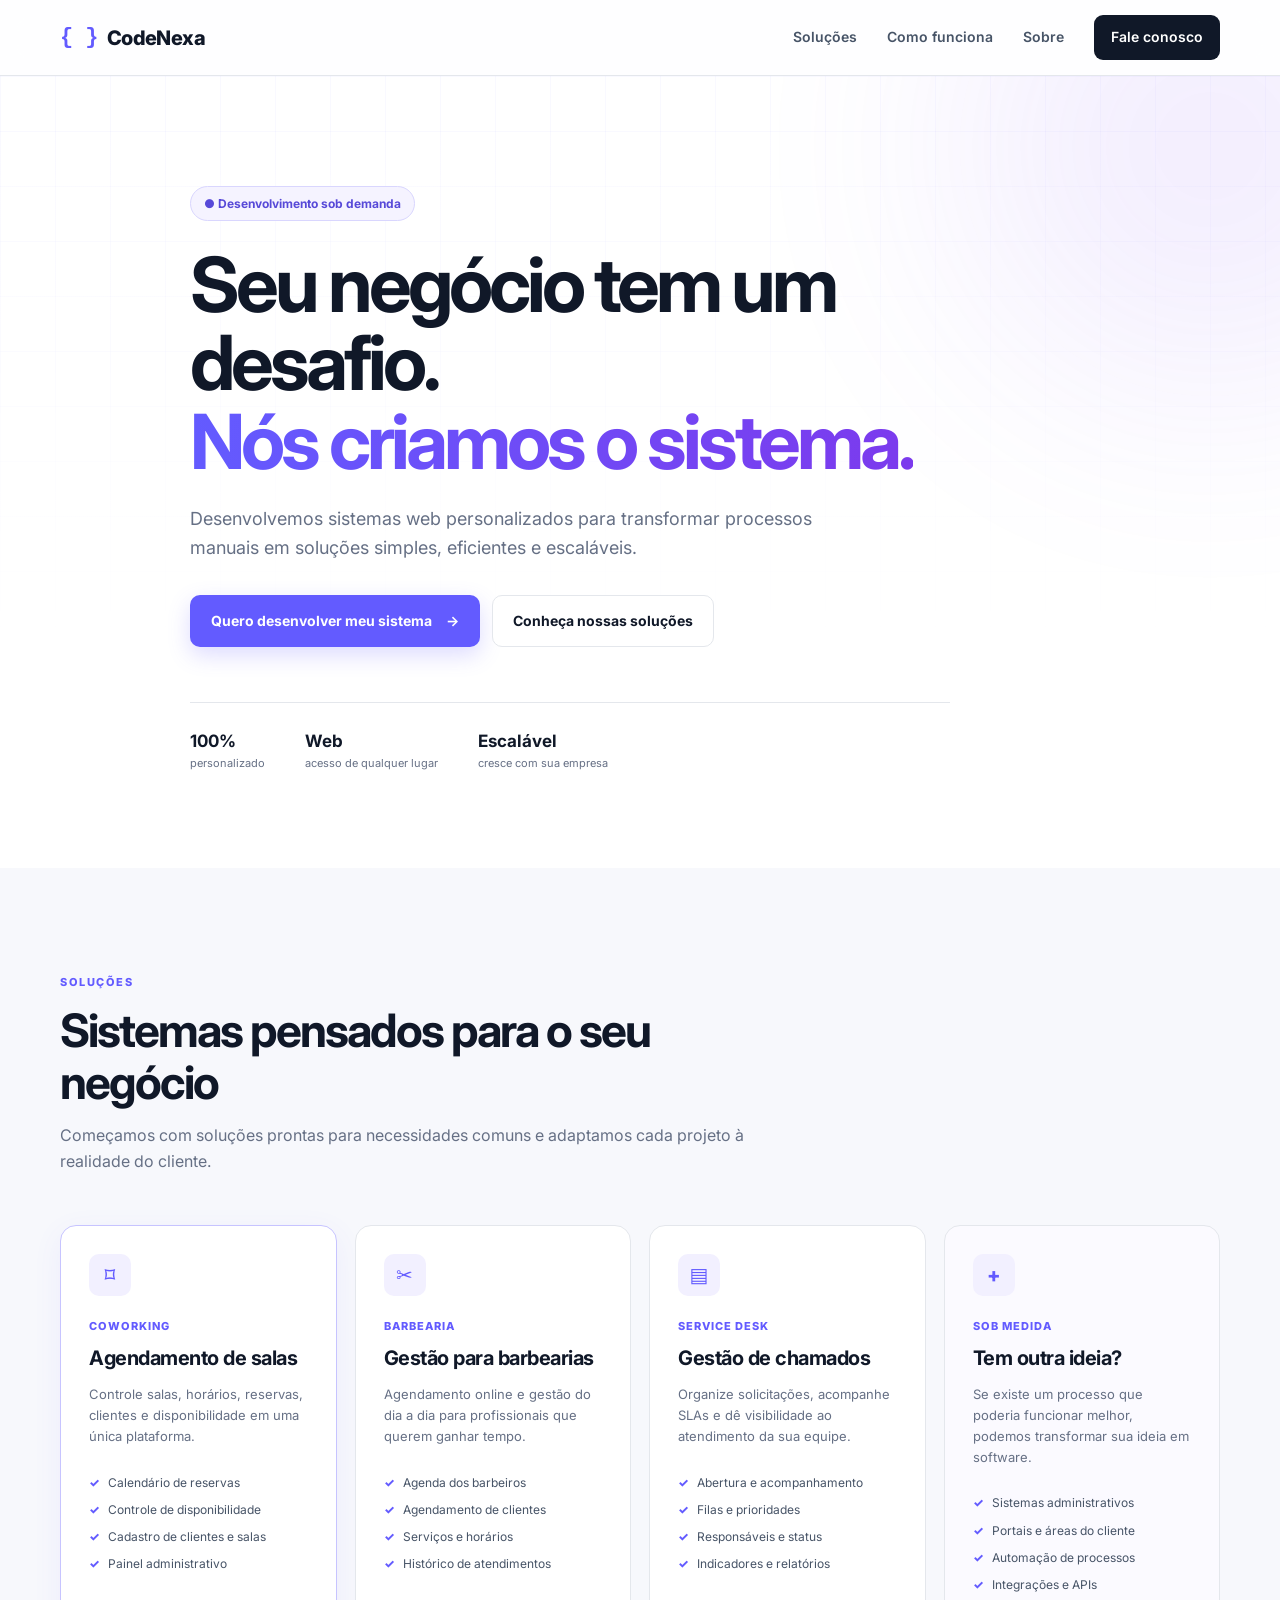
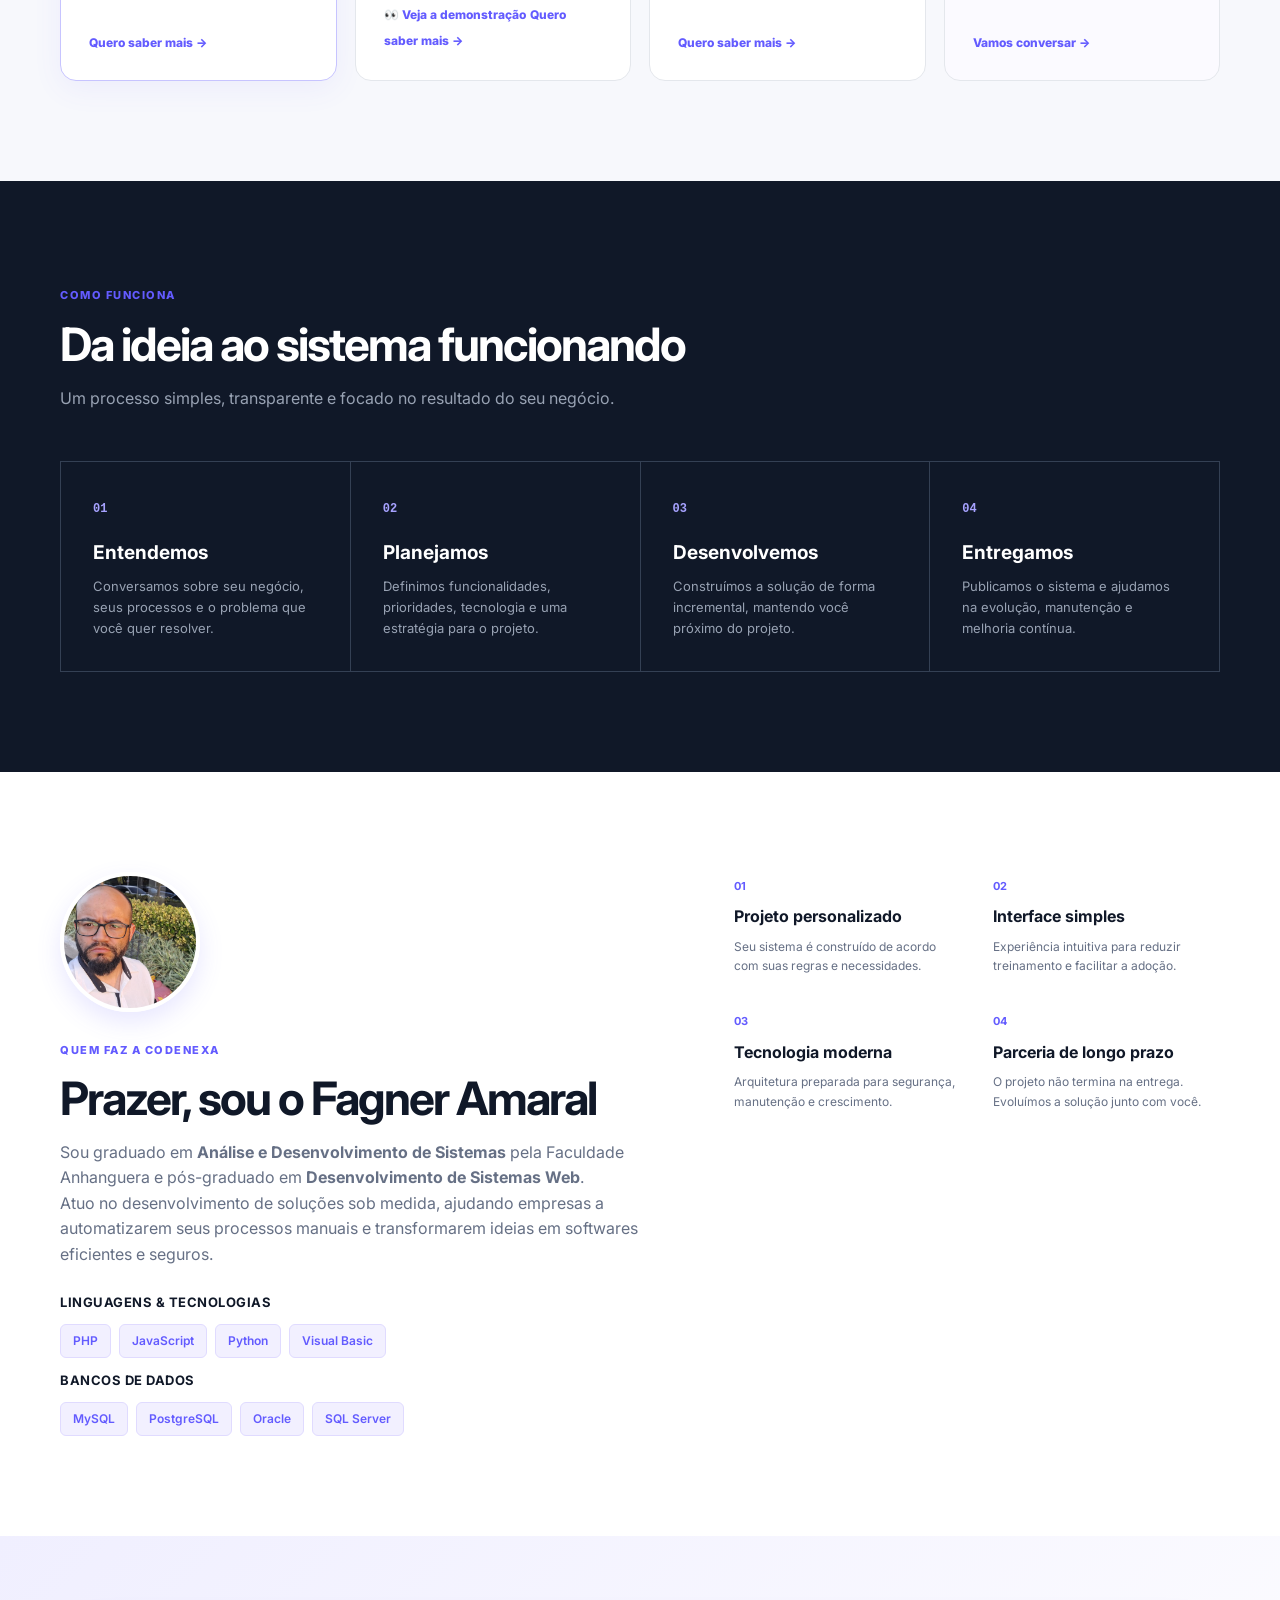
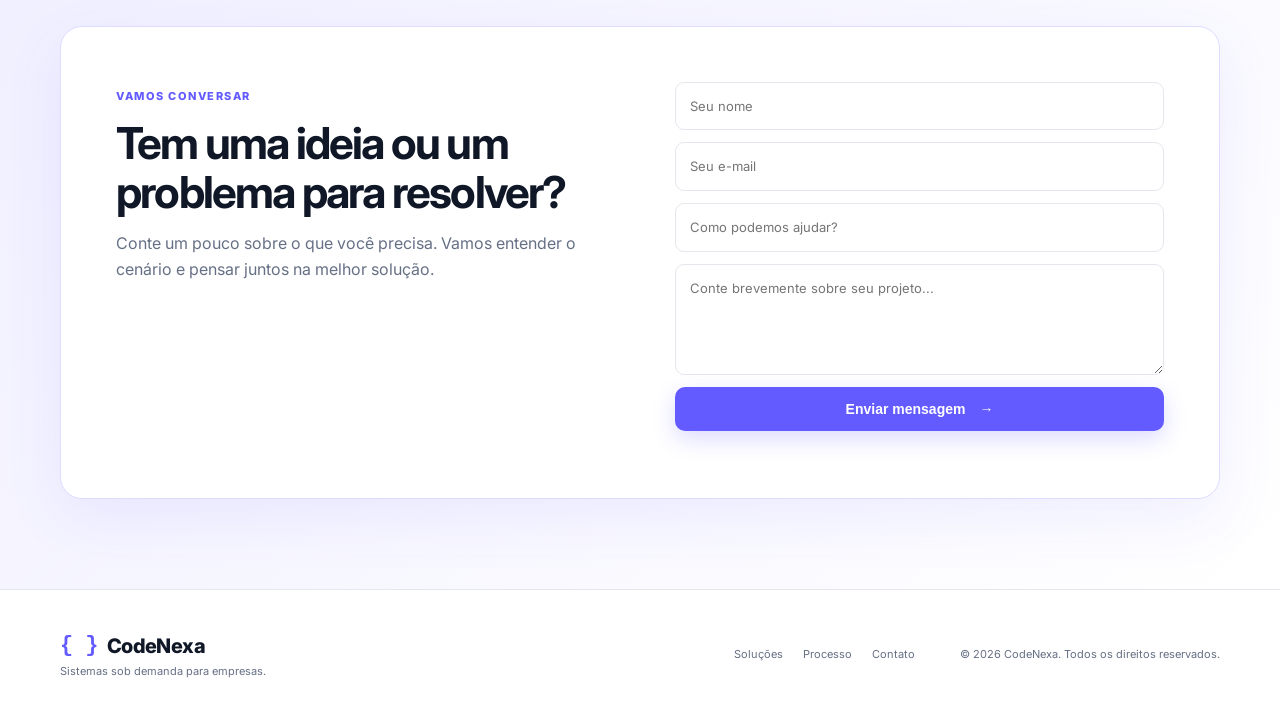
<file: index.html>
<!DOCTYPE html>
<html lang="pt-BR">
<head>
  <meta charset="UTF-8">
  <meta name="viewport" content="width=device-width, initial-scale=1.0">
  <meta name="description" content="Desenvolvimento de sistemas sob demanda para empresas. Agendamento, gestão, atendimento e soluções personalizadas.">
  <title>CodeNexa — Sistemas sob demanda</title>
  <link rel="preconnect" href="https://fonts.googleapis.com">
  <link rel="preconnect" href="https://fonts.gstatic.com" crossorigin>
  <link href="https://fonts.googleapis.com/css2?family=Inter:wght@400;500;600;700;800&display=swap" rel="stylesheet">
  <link rel="stylesheet" href="style.css">
</head>
<body>
  <header class="header">
    <div class="container nav">
      <a href="#inicio" class="logo"><span class="logo-mark">{ }</span> CodeNexa</a>
      <nav>
        <a href="#solucoes">Soluções</a>
        <a href="#processo">Como funciona</a>
        <a href="#sobre">Sobre</a>        
        <a href="#contato" class="nav-cta">Fale conosco</a>
      </nav>
      <button class="menu-btn" aria-label="Abrir menu">☰</button>
    </div>
  </header>

  <main>
    <section id="inicio" class="hero">
      <div class="hero-grid"></div>
      <div class="container hero-content">
        <div class="badge">● Desenvolvimento sob demanda</div>
        <h1>Seu negócio tem um desafio.<br><span>Nós criamos o sistema.</span></h1>
        <p class="hero-text">
          Desenvolvemos sistemas web personalizados para transformar processos manuais
          em soluções simples, eficientes e escaláveis.
        </p>
        <div class="hero-actions">
          <a href="#contato" class="btn btn-primary">Quero desenvolver meu sistema <span>→</span></a>
          <a href="#solucoes" class="btn btn-secondary">Conheça nossas soluções</a>
        </div>
        <div class="trust">
          <div><strong>100%</strong><span>personalizado</span></div>
          <div><strong>Web</strong><span>acesso de qualquer lugar</span></div>
          <div><strong>Escalável</strong><span>cresce com sua empresa</span></div>
        </div>
      </div>
    </section>

    <section id="solucoes" class="section">
      <div class="container">
        <div class="section-heading">
          <span class="eyebrow">SOLUÇÕES</span>
          <h2>Sistemas pensados para o seu negócio</h2>
          <p>Começamos com soluções prontas para necessidades comuns e adaptamos cada projeto à realidade do cliente.</p>
        </div>

        <div class="cards">
          <article class="card featured">
            <div class="card-icon">⌑</div>
            <span class="card-tag">Coworking</span>
            <h3>Agendamento de salas</h3>
            <p>Controle salas, horários, reservas, clientes e disponibilidade em uma única plataforma.</p>
            <ul>
              <li>Calendário de reservas</li>
              <li>Controle de disponibilidade</li>
              <li>Cadastro de clientes e salas</li>
              <li>Painel administrativo</li>
            </ul>
            <a href="#contato">Quero saber mais →</a>
          </article>

          <article class="card">
            <div class="card-icon">✂</div>
            <span class="card-tag">Barbearia</span>
            <h3>Gestão para barbearias</h3>
            <p>Agendamento online e gestão do dia a dia para profissionais que querem ganhar tempo.</p>
            <ul>
              <li>Agenda dos barbeiros</li>
              <li>Agendamento de clientes</li>
              <li>Serviços e horários</li>
              <li>Histórico de atendimentos</li>
            </ul>
            <div class="card-actions">
              <a class="btn-demo" href="tutoriais.html">👀 Veja a demonstração</a>
              <a href="#contato">Quero saber mais →</a>
            </div>
          </article>

          <article class="card">
            <div class="card-icon">▤</div>
            <span class="card-tag">Service Desk</span>
            <h3>Gestão de chamados</h3>
            <p>Organize solicitações, acompanhe SLAs e dê visibilidade ao atendimento da sua equipe.</p>
            <ul>
              <li>Abertura e acompanhamento</li>
              <li>Filas e prioridades</li>
              <li>Responsáveis e status</li>
              <li>Indicadores e relatórios</li>
            </ul>
            <a href="#contato">Quero saber mais →</a>
          </article>

          <article class="card custom">
            <div class="card-icon">+</div>
            <span class="card-tag">Sob medida</span>
            <h3>Tem outra ideia?</h3>
            <p>Se existe um processo que poderia funcionar melhor, podemos transformar sua ideia em software.</p>
            <ul>
              <li>Sistemas administrativos</li>
              <li>Portais e áreas do cliente</li>
              <li>Automação de processos</li>
              <li>Integrações e APIs</li>
            </ul>
            <a href="#contato">Vamos conversar →</a>
          </article>
        </div>
      </div>
    </section>

    <section id="processo" class="section dark">
      <div class="container">
        <div class="section-heading light">
          <span class="eyebrow">COMO FUNCIONA</span>
          <h2>Da ideia ao sistema funcionando</h2>
          <p>Um processo simples, transparente e focado no resultado do seu negócio.</p>
        </div>
        <div class="steps">
          <div class="step"><span>01</span><h3>Entendemos</h3><p>Conversamos sobre seu negócio, seus processos e o problema que você quer resolver.</p></div>
          <div class="step"><span>02</span><h3>Planejamos</h3><p>Definimos funcionalidades, prioridades, tecnologia e uma estratégia para o projeto.</p></div>
          <div class="step"><span>03</span><h3>Desenvolvemos</h3><p>Construímos a solução de forma incremental, mantendo você próximo do projeto.</p></div>
          <div class="step"><span>04</span><h3>Entregamos</h3><p>Publicamos o sistema e ajudamos na evolução, manutenção e melhoria contínua.</p></div>
        </div>
      </div>
    </section>

   <section id="sobre" class="section about">
  <div class="container about-grid">
    <div class="about-profile">
      <div class="profile-image-wrapper">
        <img src="sobre_mim.jpeg" alt="Fagner Amaral" class="profile-img">
      </div>
      <div class="profile-info">
        <span class="eyebrow">QUEM FAZ A CODENEXA</span>
        <h2>Prazer, sou o Fagner Amaral</h2>
        <p>
          Sou graduado em <strong>Análise e Desenvolvimento de Sistemas</strong> pela Faculdade Anhanguera e pós-graduado em <strong>Desenvolvimento de Sistemas Web</strong>.
        </p>
        <p>
          Atuo no desenvolvimento de soluções sob medida, ajudando empresas a automatizarem seus processos manuais e transformarem ideias em softwares eficientes e seguros.
        </p>
        
        <div class="tech-stack">
          <h3>Linguagens & Tecnologias</h3>
          <div class="tags">
            <span>PHP</span>
            <span>JavaScript</span>
            <span>Python</span>
            <span>Visual Basic</span>
          </div>
          
          <h3>Bancos de Dados</h3>
          <div class="tags">
            <span>MySQL</span>
            <span>PostgreSQL</span>
            <span>Oracle</span>
            <span>SQL Server</span>
          </div>
        </div>
      </div>
    </div>

    <div class="benefits">
      <div><b>01</b><h3>Projeto personalizado</h3><p>Seu sistema é construído de acordo com suas regras e necessidades.</p></div>
      <div><b>02</b><h3>Interface simples</h3><p>Experiência intuitiva para reduzir treinamento e facilitar a adoção.</p></div>
      <div><b>03</b><h3>Tecnologia moderna</h3><p>Arquitetura preparada para segurança, manutenção e crescimento.</p></div>
      <div><b>04</b><h3>Parceria de longo prazo</h3><p>O projeto não termina na entrega. Evoluímos a solução junto com você.</p></div>
    </div>
  </div>
</section>

    <section id="contato" class="contact">
      <div class="container contact-box">
        <div>
          <span class="eyebrow">VAMOS CONVERSAR</span>
          <h2>Tem uma ideia ou um problema para resolver?</h2>
          <p>Conte um pouco sobre o que você precisa. Vamos entender o cenário e pensar juntos na melhor solução.</p>
        </div>
        <form id="contact-form">
          <input type="text" id="name" placeholder="Seu nome" required>
          <input type="email" id="email" placeholder="Seu e-mail" required>
          <input type="text" id="subject" placeholder="Como podemos ajudar?" required>
          <textarea id="message" rows="4" placeholder="Conte brevemente sobre seu projeto..." required></textarea>
          <button class="btn btn-primary" type="submit">Enviar mensagem <span>→</span></button>
          <small id="form-feedback"></small>
        </form>
      </div>
    </section>
  </main>

  <footer>
    <div class="container footer">
      <div><a href="#inicio" class="logo"><span class="logo-mark">{ }</span> CodeNexa</a><p>Sistemas sob demanda para empresas.</p></div>
      <div class="footer-links"><a href="#solucoes">Soluções</a><a href="#processo">Processo</a>
      <a href="#contato">Contato</a></div>
      <p class="copyright">© <span id="year"></span> CodeNexa. Todos os direitos reservados.</p>
    </div>
  </footer>
  <script src="script.js"></script>
</body>
</html>
</file>
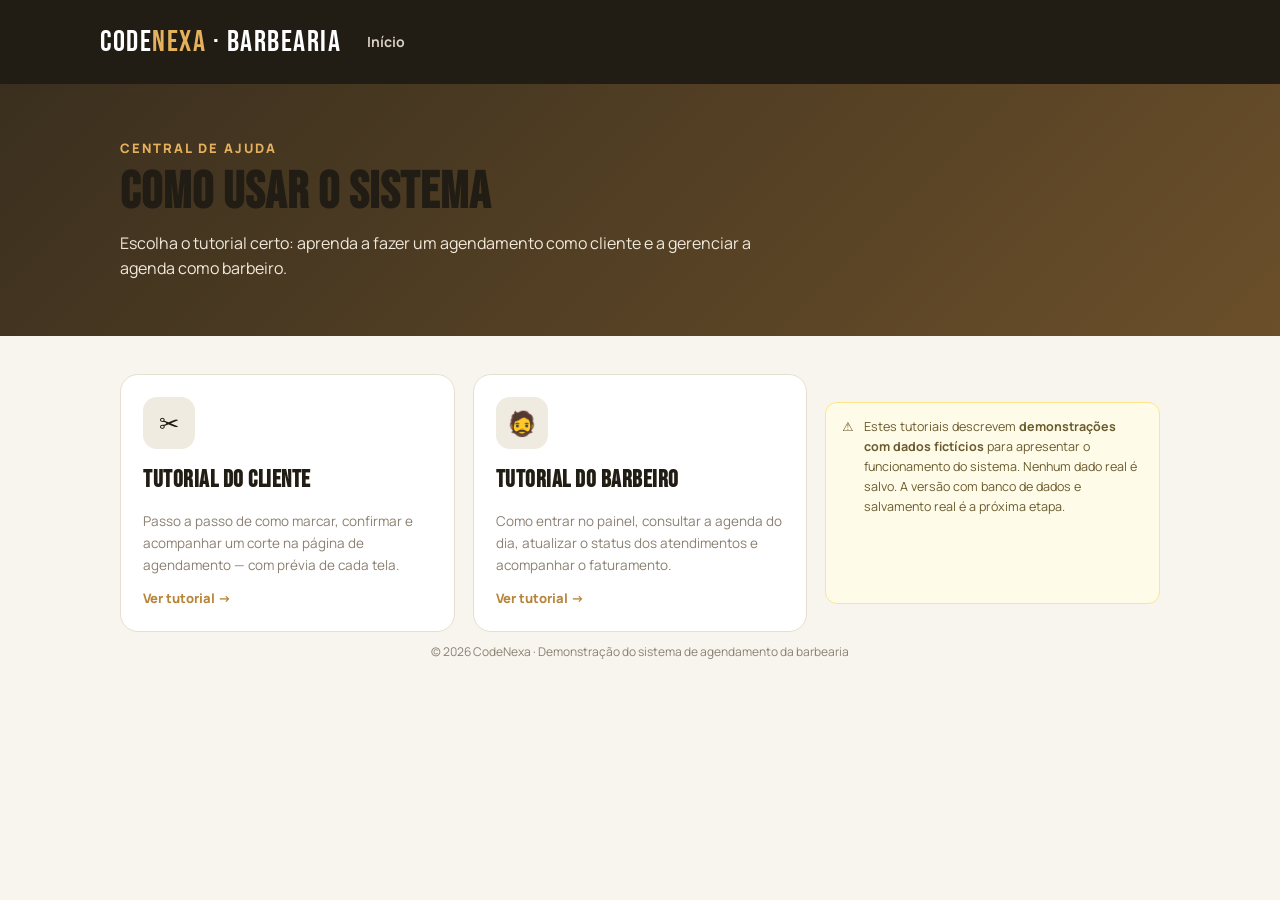
<file: tutoriais.html>
<!DOCTYPE html>
<!DOCTYPE html>
<html lang="pt-BR">
<head>
<meta charset="UTF-8">
<meta name="viewport" content="width=device-width, initial-scale=1.0">
<title>Tutoriais · CodeNexa Barbearia</title>
<link rel="preconnect" href="https://fonts.googleapis.com">
<link rel="preconnect" href="https://fonts.gstatic.com" crossorigin>
<link href="https://fonts.googleapis.com/css2?family=Bebas+Neue&family=Manrope:wght@400;600;700;800&display=swap" rel="stylesheet">
<style>
  :root{
    --primary:#b8863b;        /* âmbar */
    --primary-foreground:#fff;
    --accent:#b8863b;
    --background:#f8f5ef;
    --card:#ffffff;
    --muted:#f0ebe1;
    --muted-foreground:#8a8072;
    --foreground:#211c14;
    --border:#e7dfd0;
    --ring:#c99a4b;
  }
  *{margin:0;padding:0;box-sizing:border-box}
  body{font-family:"Manrope",system-ui,sans-serif;background:var(--background);color:var(--foreground);line-height:1.6;-webkit-font-smoothing:antialiased}
  .wrap{max-width:1080px;margin:0 auto;padding:0 20px}

  header{background:var(--foreground);color:#fff}
  .bar{display:flex;align-items:center;gap:26px;padding:18px 0;flex-wrap:wrap}
  .brand{font-family:"Bebas Neue",sans-serif;font-size:30px;letter-spacing:1.5px}
  .brand span{color:#e6b15c}
  .bar nav{display:flex;gap:18px;flex-wrap:wrap}
  .bar nav a{color:#d9d2c4;text-decoration:none;font-size:14px;font-weight:700}
  .bar nav a:hover{color:#fff}
  .hero{background:linear-gradient(135deg,#3a2f1e,#6b4f2a);padding:54px 0}
  .hero .kicker{font-size:13px;font-weight:800;letter-spacing:2px;text-transform:uppercase;color:#e6b15c}
  .hero h1{font-family:"Bebas Neue",sans-serif;font-size:52px;line-height:1;margin:8px 0 12px;letter-spacing:1px}
  .hero p{color:#f0e9db;max-width:640px}

  .section{display:grid;grid-template-columns:1fr;gap:18px;padding:38px 0 10px}
  @media(min-width:720px){.section{grid-template-columns:repeat(3,1fr)}}
  .card{background:var(--card);border:1px solid var(--border);border-radius:18px;padding:22px;display:flex;flex-direction:column;gap:12px;text-decoration:none;color:var(--foreground);transition:transform .15s ease,box-shadow .15s ease}
  .card:hover{transform:translateY(-4px);box-shadow:0 16px 32px rgba(33,28,20,.12);border-color:var(--ring)}
  .card .ico{width:52px;height:52px;border-radius:14px;background:var(--muted);display:flex;align-items:center;justify-content:center;font-size:24px}
  .card h3{font-family:"Bebas Neue",sans-serif;font-size:24px;letter-spacing:.5px}
  .card p{font-size:13.5px;color:var(--muted-foreground);flex:1}
  .card .go{font-size:13px;font-weight:800;color:var(--primary)}
  .card .go::after{content:" →"}

  .note{display:flex;gap:10px;align-items:flex-start;background:#fefce8;border:1px solid #fde68a;border-radius:12px;padding:14px 16px;font-size:12.5px;color:#6b5a2e;margin:28px 0}
  footer{padding:30px 0 40px;font-size:12px;color:var(--muted-foreground);text-align:center}
</style>
</head>
<body>
  <header>
    <div class="wrap bar">
      <div class="brand">CODE<span>NEXA</span> · BARBEARIA</div>
      <nav>
        <a href="index.html">Início</a>                
      </nav>
    </div>
  </header>

  <section class="hero">
    <div class="wrap">
      <div class="kicker">Central de ajuda</div>
      <h1>Como usar o sistema</h1>
      <p>Escolha o tutorial certo: aprenda a fazer um agendamento como cliente e a gerenciar a agenda como barbeiro.</p>
    </div>
  </section>

  <div class="wrap">
    <div class="section">
      <a class="card" href="tutoriais/tutorial-cliente.html">
        <div class="ico">✂️</div>
        <h3>Tutorial do cliente</h3>
        <p>Passo a passo de como marcar, confirmar e acompanhar um corte na página de agendamento — com prévia de cada tela.</p>
        <span class="go">Ver tutorial</span>
      </a>

      <a class="card" href="tutoriais/tutorial-barbeiro.html">
        <div class="ico">🧔</div>
        <h3>Tutorial do barbeiro</h3>
        <p>Como entrar no painel, consultar a agenda do dia, atualizar o status dos atendimentos e acompanhar o faturamento.</p>
        <span class="go">Ver tutorial</span>
      </a>

    <div class="note">
      ⚠️ <span>Estes tutoriais descrevem <strong>demonstrações com dados fictícios</strong> para apresentar o funcionamento do sistema. Nenhum dado real é salvo. A versão com banco de dados e salvamento real é a próxima etapa.</span>
    </div>
  </div>

  <footer class="wrap">© <span id="year"></span> CodeNexa · Demonstração do sistema de agendamento da barbearia</footer>
  <script>document.getElementById("year").textContent=new Date().getFullYear()</script>
</body>
</html>
</file>
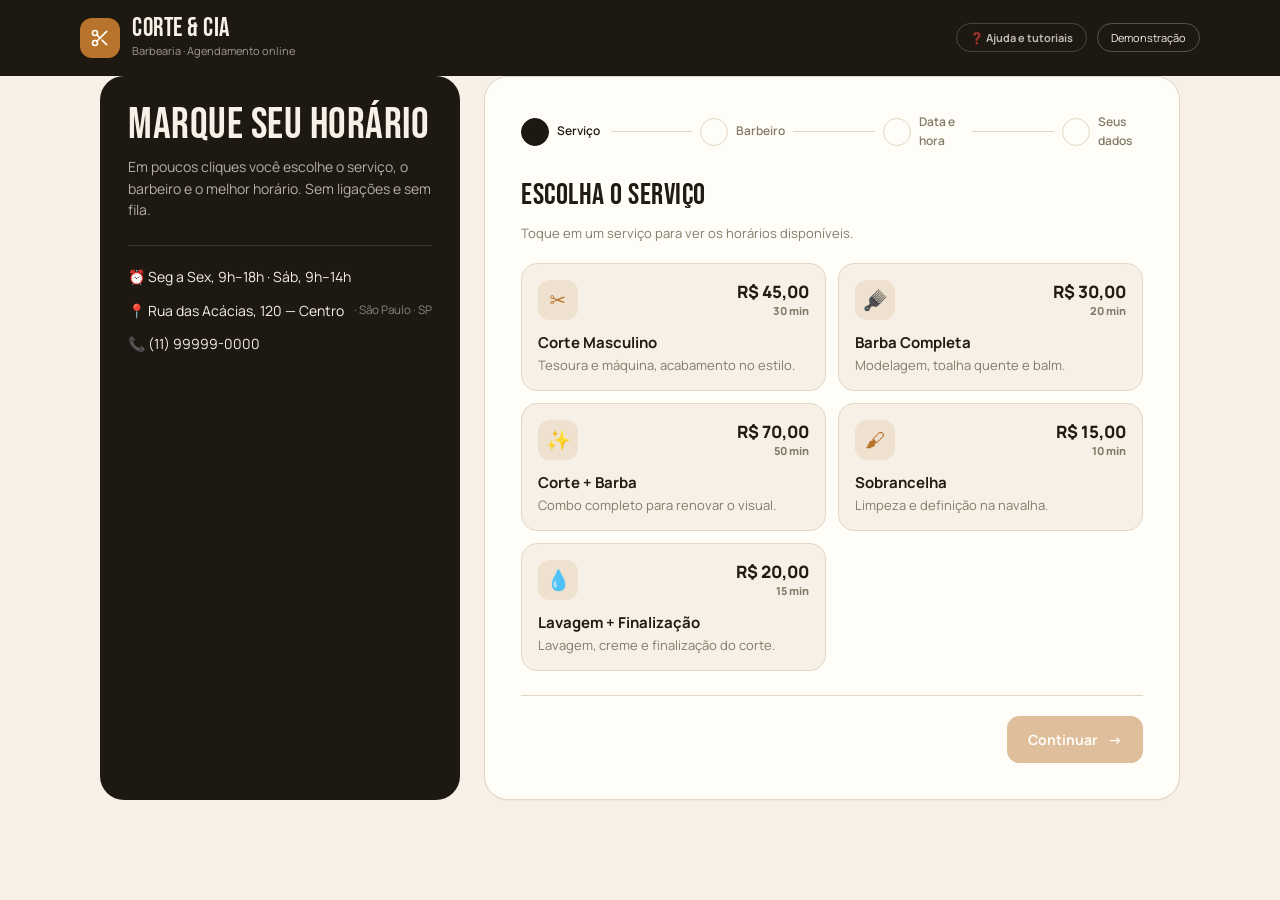
<file: tutoriais/agendamento.html>
<!DOCTYPE html>
<html lang="pt-BR">
<head>
  <meta charset="UTF-8">
  <meta name="viewport" content="width=device-width, initial-scale=1.0">
  <title>Corte & Cia — Agende seu horário</title>
  <link rel="preconnect" href="https://fonts.googleapis.com">
  <link rel="preconnect" href="https://fonts.gstatic.com" crossorigin>
  <link href="https://fonts.googleapis.com/css2?family=Bebas+Neue&family=Manrope:wght@400;500;600;700;800&display=swap" rel="stylesheet">
  <style>
    *{box-sizing:border-box;margin:0;padding:0}
    :root{
      --background:#f6f0e6;--foreground:#221b12;--card:#fffdf8;
      --primary:#b8732c;--primary-foreground:#fffdf8;
      --muted:#efe7d7;--muted-foreground:#857a67;
      --accent:#1d1811;--accent-foreground:#f6f0e6;
      --border:#e3d7c4;--ring:#d9a44f;
      --font-body:"Manrope",system-ui,sans-serif;
      --font-display:"Bebas Neue","Manrope",system-ui,sans-serif;
    }
    body{font-family:var(--font-body);color:var(--foreground);background:var(--background);line-height:1.55;-webkit-font-smoothing:antialiased}
    .wrap{max-width:1120px;margin:0 auto;padding:0 20px}
    /* Header */
    header{background:var(--accent);color:var(--accent-foreground);border-bottom:1px solid rgba(0,0,0,.12)}
    .header-inner{display:flex;align-items:center;justify-content:space-between;padding:16px 0}
    .brand{display:flex;align-items:center;gap:12px}
    .brand-mark{display:grid;place-items:center;width:40px;height:40px;border-radius:12px;background:var(--primary);color:var(--primary-foreground)}
    .brand h1{font-family:var(--font-display);font-size:26px;font-weight:400;letter-spacing:.5px;line-height:1}
    .brand p{font-size:11px;opacity:.6}
    .badge-demo{display:none;border:1px solid rgba(255,255,255,.25);border-radius:999px;padding:5px 13px;font-size:11px}
    .h-actions{display:flex;align-items:center;gap:10px}
    .badge-link{color:var(--accent-foreground);opacity:.75;font-size:11px;font-weight:700;border:1px solid rgba(255,255,255,.25);border-radius:999px;padding:5px 13px;text-decoration:none}
    .badge-link:hover{opacity:1;color:var(--primary);border-color:var(--primary)}
    @media(min-width:560px){.badge-demo{display:block}}
    /* Layout */
    main{display:grid;gap:24px;padding:32px 0}
    @media(min-width:960px){main{grid-template-columns:360px 1fr}}
    /* Left panel */
    aside{background:var(--accent);color:var(--accent-foreground);border-radius:24px;padding:28px;display:flex;flex-direction:column;gap:24px}
    @media(min-width:960px){aside{position:sticky;top:24px}}
    aside h2{font-family:var(--font-display);font-size:44px;font-weight:400;line-height:.95;letter-spacing:.5px}
    aside .sub{font-size:14px;opacity:.7;margin-top:10px}
    .info{display:flex;flex-direction:column;gap:12px;border-top:1px solid rgba(255,255,255,.12);padding-top:20px;font-size:14px}
    .info span{display:flex;align-items:center;gap:10px}
    .info svg{color:var(--primary);flex-shrink:0}
    .info small{opacity:.5}
    .summary{background:rgba(0,0,0,.2);border:1px solid rgba(255,255,255,.1);border-radius:16px;padding:20px}
    .summary h3{font-size:11px;letter-spacing:2px;text-transform:uppercase;color:var(--primary);display:flex;align-items:center;gap:8px;margin-bottom:14px;font-family:var(--font-body)}
    .srow{display:flex;justify-content:space-between;gap:12px;font-size:14px;padding:3px 0}
    .srow b{color:var(--muted-foreground);font-weight:500}
    .srow i{font-style:normal;font-weight:700;text-align:right}
    .summary .total{margin-top:12px;font-size:20px;font-weight:800;color:var(--primary)}
    /* Card */
    .card{background:var(--card);border:1px solid var(--border);border-radius:24px;padding:28px;box-shadow:0 1px 2px rgba(0,0,0,.04)}
    @media(min-width:640px){.card{padding:36px}}
    .progress{display:flex;align-items:center;gap:8px}
    .pstep{display:flex;align-items:center;gap:8px;flex:1}
    .pnum{width:28px;height:28px;border-radius:50%;display:grid;place-items:center;font-size:12px;font-weight:700;flex-shrink:0;border:1px solid var(--border);color:var(--muted-foreground)}
    .pnum.done{background:var(--primary);border-color:var(--primary);color:var(--primary-foreground)}
    .pnum.active{background:var(--accent);border-color:var(--accent);color:var(--accent-foreground)}
    .pnum.done::after{content:"✓"}
    .plabel{display:none;font-size:12px;font-weight:600}
    .pstep.done .plabel,.pstep.active .plabel{color:var(--foreground)}
    .plabel.dim{color:var(--muted-foreground)}
    @media(min-width:640px){.plabel{display:block}}
    .pbar{height:1px;flex:1;background:var(--border)}
    h2.title{font-family:var(--font-display);font-size:30px;font-weight:400;letter-spacing:.5px;margin-top:22px}
    .hint{font-size:13px;color:var(--muted-foreground);margin-top:4px}
    /* Buttons & selection */
    button{font-family:var(--font-body);cursor:pointer}
    .grid{display:grid;gap:12px;margin-top:20px}
    .grid-2{grid-template-columns:1fr}@media(min-width:640px){.grid-2{grid-template-columns:1fr 1fr}}
    .sel{display:flex;flex-direction:column;align-items:flex-start;text-align:left;border:1px solid var(--border);background:var(--background);border-radius:16px;padding:16px;transition:border-color .15s, box-shadow .15s;color:var(--foreground)}
    .sel:hover{border-color:var(--ring)}
    .sel.on{border-color:var(--primary);background:rgba(184,115,44,.05);box-shadow:0 0 0 2px rgba(184,115,44,.25)}
    .sel-top{width:100%;display:flex;justify-content:space-between;align-items:flex-start}
    .icon{width:40px;height:40px;border-radius:12px;background:rgba(184,115,44,.12);color:var(--primary);display:grid;place-items:center;font-size:20px}
    .price{text-align:right;font-size:17px;font-weight:800}
    .dur{font-size:11px;color:var(--muted-foreground)}
    .sel b.name{font-size:15px;margin-top:12px}
    .sel p{font-size:13px;color:var(--muted-foreground);margin-top:3px}
    .sel-row{flex-direction:row;align-items:center;gap:12px}
    .sel-row .avatar{width:44px;height:44px;border-radius:50%;background:rgba(184,115,44,.12);color:var(--primary);display:grid;place-items:center;font-weight:800;font-size:13px;flex-shrink:0}
    .sel-row b.name{margin-top:0}
    .sel-row .star{background:var(--accent);color:var(--accent-foreground)}
    /* Calendar */
    .days{display:flex;gap:8px;overflow-x:auto;padding-bottom:6px;margin-top:20px}
    .day{min-width:64px;display:flex;flex-direction:column;align-items:center;border:1px solid var(--border);background:var(--background);border-radius:16px;padding:10px 8px;color:var(--foreground)}
    .day small{font-size:11px;opacity:.7}
    .day b{font-size:20px}
    .day.on{background:var(--primary);border-color:var(--primary);color:var(--primary-foreground)}
    .times{display:grid;grid-template-columns:repeat(3,1fr);gap:8px;margin-top:20px}
    @media(min-width:640px){.times{grid-template-columns:repeat(4,1fr)}@media(min-width:900px){.times{grid-template-columns:repeat(5,1fr)}}}
    .slot{border:1px solid var(--border);background:var(--background);border-radius:12px;padding:12px 4px;font-weight:700;color:var(--foreground)}
    .slot.on{background:var(--primary);border-color:var(--primary);color:var(--primary-foreground)}
    .empty{grid-column:1/-1;text-align:center;color:var(--muted-foreground);font-size:13px;border:1px dashed var(--border);border-radius:12px;padding:16px;background:var(--background)}
    /* Form */
    label{display:block;font-size:12px;font-weight:700;color:var(--muted-foreground);margin-top:14px}
    input{width:100%;margin-top:6px;height:44px;border:1px solid var(--input);border-radius:10px;padding:0 14px;font-family:inherit;font-size:14px;background:#fff;color:var(--foreground)}
    input:focus{outline:none;border-color:var(--ring);box-shadow:0 0 0 3px rgba(217,164,79,.25)}
    /* footer */
    .footer{display:flex;justify-content:space-between;align-items:center;gap:12px;border-top:1px solid var(--border);margin-top:24px;padding-top:20px}
    .btn{border:1px solid var(--border);background:#fff;border-radius:12px;padding:13px 20px;font-weight:700;font-size:14px;color:var(--foreground);display:inline-flex;align-items:center;gap:10px}
    .btn:hover{background:var(--muted)}
    .btn.primary{background:var(--primary);border-color:var(--primary);color:var(--primary-foreground)}
    .btn.primary:disabled{opacity:.45;cursor:not-allowed}
    .btn:disabled{opacity:.45;cursor:not-allowed}
    /* Confirmation */
    .confirm{display:flex;flex-direction:column;align-items:center;text-align:center;padding:20px 0}
    .check{width:64px;height:64px;border-radius:50%;background:rgba(184,115,44,.15);color:var(--primary);display:grid;place-items:center;font-size:32px}
    .confirm h2{font-family:var(--font-display);font-size:38px;font-weight:400;letter-spacing:.5px;margin-top:16px}
    .confirm .msg{max-width:380px;color:var(--muted-foreground);font-size:13px;margin-top:8px}
    .code-box{margin-top:20px;border:1px dashed var(--primary);background:rgba(184,115,44,.05);border-radius:16px;padding:14px 28px}
    .code-box p{font-size:11px;letter-spacing:2px;text-transform:uppercase;color:var(--primary);font-weight:700}
    .code-box b{font-family:monospace;font-size:30px;letter-spacing:2px}
    .summary-box{width:100%;max-width:400px;text-align:left;border:1px solid var(--border);border-radius:16px;background:var(--background);padding:20px;margin-top:24px}
    .note{margin-top:14px;border-top:1px solid var(--border);padding-top:12px;font-size:12px;color:var(--muted-foreground)}
    .confirm .btn{margin-top:24px}
    .hidden{display:none!important}
  </style>
</head>
<body>

  <header>
    <div class="wrap header-inner">
      <div class="brand">
        <span class="brand-mark">
          <svg width="20" height="20" viewBox="0 0 24 24" fill="none" stroke="currentColor" stroke-width="2" stroke-linecap="round" stroke-linejoin="round"><circle cx="6" cy="6" r="3"/><circle cx="6" cy="18" r="3"/><line x1="20" y1="4" x2="8.12" y2="15.88"/><line x1="14.47" y1="14.48" x2="20" y2="20"/><line x1="8.12" y1="8.12" x2="12" y2="12"/></svg>
        </span>
        <div>
          <h1>Corte &amp; Cia</h1>
          <p>Barbearia · Agendamento online</p>
        </div>
      </div>
      <div class="h-actions">
        <a class="badge-link" href="..\tutoriais.html">❓ Ajuda e tutoriais</a>
        <span class="badge-demo">Demonstração</span>
      </div>
    </div>
  </header>

  <main class="wrap">
    <aside id="side">
      <div>
        <h2>Marque seu horário</h2>
        <p class="sub">Em poucos cliques você escolhe o serviço, o barbeiro e o melhor horário. Sem ligações e sem fila.</p>
      </div>
      <div class="info" id="shop-info"></div>
      <div class="summary hidden" id="live-summary">
        <h3>Seu agendamento</h3>
        <div id="live-rows"></div>
        <div class="total hidden" id="live-total"></div>
      </div>
    </aside>

    <section class="card">
      <ol class="progress" id="progress"></ol>
      <div id="content"></div>
      <div class="footer hidden" id="footer">
        <button class="btn" id="back"><span>←</span> Voltar</button>
        <button class="btn primary" id="next">Continuar <span>→</span></button>
      </div>
    </section>
  </main>

  <script>
    // ---------- Dados de exemplo (mock) ----------
    var SERVICES = [
      {id:"corte",name:"Corte Masculino",desc:"Tesoura e máquina, acabamento no estilo.",price:45,duration:30,icon:"✂"},
      {id:"barba",name:"Barba Completa",desc:"Modelagem, toalha quente e balm.",price:30,duration:20,icon:"🪮"},
      {id:"corte-barba",name:"Corte + Barba",desc:"Combo completo para renovar o visual.",price:70,duration:50,icon:"✨"},
      {id:"sobrancelha",name:"Sobrancelha",desc:"Limpeza e definição na navalha.",price:15,duration:10,icon:"🖌"},
      {id:"lavagem",name:"Lavagem + Finalização",desc:"Lavagem, creme e finalização do corte.",price:20,duration:15,icon:"💧"}
    ];
    var BARBERS = [
      {id:"rafael",name:"Rafael",role:"Fundador · Especialista em navalha",initials:"RA"},
      {id:"bruno",name:"Bruno",role:"Cortes e degradê",initials:"BR"},
      {id:"diego",name:"Diego",role:"Barboterapia e estilo",initials:"DI"},
      {id:"miguel",name:"Miguel",role:"Visagismo masculino",initials:"MI"}
    ];
    var SHOP = {
      hours:"Seg a Sex, 9h–18h · Sáb, 9h–14h",
      address:"Rua das Acácias, 120 — Centro",
      city:"São Paulo · SP",
      phone:"(11) 99999-0000"
    };

    function pad(n){return String(n).padStart(2,"0")}
    function hash(n){var x=Math.sin(n*127.1+311.7)*43758.5453;return Math.floor((x-Math.floor(x))*1000)}
    function buildDaySlots(date){var dow=date.getDay();if(dow===0)return[];var end=dow===6?14:18;var t=[];for(var h=9;h<=end;h++){for(var m=0;m<2;m++)t.push(pad(h)+":"+pad(m?30:0))}return t}
    function getDays(count){count=count||8;var days=[];var today=new Date();today.setHours(0,0,0,0);var d=0;while(days.length<count){var date=new Date(today);date.setDate(today.getDate()+d);var dow=date.getDay();if(dow===0){d++;continue}var slotsOfDay=buildDaySlots(date);var slots={};var anySet=new Set();BARBERS.forEach(function(barber,b){if(hash(d*31+b*7+11)%9===0){slots[barber.id]=[];return}var list=[];slotsOfDay.forEach(function(time,s){var busy=hash(d*31+b*7+s*5+3)%6===0;if(!busy){list.push(time);anySet.add(time)}});slots[barber.id]=list});days.push({dateKey:date.getFullYear()+"-"+pad(date.getMonth()+1)+"-"+pad(date.getDate()),label:date.toLocaleDateString("pt-BR",{weekday:"short"}).replace(".","").toUpperCase(),dayNum:date.getDate(),month:date.toLocaleDateString("pt-BR",{month:"short"}).replace(".",""),isToday:d===0,slots:slots,anySlots:Array.from(anySet).sort()});d++}return days}

    function money(v){return v.toLocaleString("pt-BR",{style:"currency",currency:"BRL"})}
    function genCode(){var a="ABCDEFGHJKMNPQRSTUVWXYZ23456789",o="";for(var i=0;i<5;i++)o+=a[Math.floor(Math.random()*a.length)];return "CN-"+o}
    function esc(s){return String(s==null?"":s).replace(/[&<>"']/g,function(c){return{"&":"&amp;","<":"&lt;",">":"&gt;",'"':"&quot;","'":"&#39;"}[c]})}

    // ---------- Estado ----------
    var DAYS=getDays();
    var state={step:1,service:null,barberId:null,dayKey:null,time:null,customer:{name:"",phone:"",email:""},code:"",confirmed:false};
    var STEP_LABELS=["Serviço","Barbeiro","Data e hora","Seus dados"];
    var curDay=function(){return DAYS.find(function(d){return d.dateKey===state.dayKey})||null};

    // ---------- Renderização ----------
    function renderShopInfo(){
      document.getElementById("shop-info").innerHTML=
        '<span>⏰ '+esc(SHOP.hours)+'</span>'+
        '<span>📍 '+esc(SHOP.address)+' <small>· '+esc(SHOP.city)+'</small></span>'+
        '<span>📞 '+esc(SHOP.phone)+'</span>';
    }

    function barberName(){
      if(state.barberId===null)return "";
      if(state.barberId==="any")return "Qualquer barbeiro";
      var b=BARBERS.find(function(x){return x.id===state.barberId});
      return b?b.name:"";
    }

    function renderLive(){
      var wrap=document.getElementById("live-summary");
      var rows="";
      function row(l,v){rows+='<div class="srow"><b>'+l+'</b><i>'+esc(v||"—")+'</i></div>'}
      row("Serviço",state.service?state.service.name:null);
      row("Barbeiro",barberName());
      var d=curDay();
      row("Data",d?(d.dayNum+" de "+d.month):null);
      row("Horário",state.time);
      document.getElementById("live-rows").innerHTML=rows;
      var total=document.getElementById("live-total");
      if(state.service){total.textContent=money(state.service.price);total.classList.remove("hidden")}
      else{total.classList.add("hidden")}
      if(state.service||state.barberId||state.dayKey||state.time){wrap.classList.remove("hidden")}
      else{wrap.classList.add("hidden")}
    }

    function renderProgress(){
      var html="";
      STEP_LABELS.forEach(function(label,i){
        var n=i+1,cls="",lblCls="";
        if(n<state.step)cls="done";
        else if(n===state.step)cls="active";
        else lblCls="dim";
        html+='<li class="pstep '+cls+'"><span class="pnum '+cls+'"></span><span class="plabel '+lblCls+'">'+esc(label)+'</span></li>';
        if(i<STEP_LABELS.length-1)html+='<span class="pbar"></span>';
      });
      document.getElementById("progress").innerHTML=html;
      // allow jumping back to completed steps
      document.querySelectorAll(".pstep.done").forEach(function(el,i){
        el.style.cursor="pointer";
        el.addEventListener("click",function(){state.step=i+1;render()});
      });
    }

    function setContent(html){document.getElementById("content").innerHTML=html}

    function canContinue(){
      var s=state;
      if(s.step===1)return !!s.service;
      if(s.step===2)return s.barberId!==null;
      if(s.step===3)return !!curDay()&&!!s.time;
      if(s.step===4)return s.customer.name.trim()&&s.customer.phone.trim()&&s.customer.email.trim();
      return false;
    }

    function availableSlots(){
      var d=curDay();if(!d)return[];
      var raw=state.barberId==="any"?d.anySlots:(d.slots[state.barberId||""]||[]);
      if(!d.isToday)return raw;
      var now=new Date(),nm=now.getHours()*60+now.getMinutes();
      return raw.filter(function(t){var p=t.split(":");return (+p[0])*60+(+p[1])>=nm});
    }

    function renderFooter(){
      var f=document.getElementById("footer");
      if(state.confirmed){f.classList.add("hidden");return}
      f.classList.remove("hidden");
      document.getElementById("next").disabled=!canContinue();
      document.getElementById("next").innerHTML=state.step===4?"Confirmar agendamento <span>→</span>":"Continuar <span>→</span>";
      document.getElementById("back").style.visibility=state.step>1?"visible":"hidden";
    }

    function render(){
      if(state.confirmed){renderConfirmation();renderLive();return}
      renderProgress();
      if(state.step===1)renderService();
      if(state.step===2)renderBarber();
      if(state.step===3)renderDateTime();
      if(state.step===4)renderDetails();
      renderFooter();
      renderLive();
    }

    // ---------- Passos ----------
    function renderService(){
      var html='<h2 class="title">Escolha o serviço</h2><p class="hint">Toque em um serviço para ver os horários disponíveis.</p><div class="grid grid-2">';
      SERVICES.forEach(function(s){
        var on=state.service&&state.service.id===s.id?"on":"";
        html+='<button class="sel '+on+'" data-id="'+s.id+'"><span class="sel-top"><span class="icon">'+s.icon+'</span><span class="price">'+money(s.price)+'<span class="dur" style="display:block">'+s.duration+' min</span></span></span><b class="name">'+esc(s.name)+'</b><p>'+esc(s.desc)+'</p></button>';
      });
      html+='</div>';
      setContent(html);
      document.querySelectorAll("#content .sel").forEach(function(b){
        b.addEventListener("click",function(){state.service=SERVICES.find(function(x){return x.id===b.dataset.id});render()});
      });
    }

    function renderBarber(){
      var html='<h2 class="title">Escolha o barbeiro</h2><p class="hint">Prefere alguém específico? Pode também deixar com quem tiver disponível.</p><div class="grid grid-2">';
      var anyOn=state.barberId==="any"?"on":"";
      html+='<button class="sel sel-row '+anyOn+'" data-id="any"><span class="avatar star">*</span><span><b class="name">Qualquer barbeiro</b><p>Primeiro disponível</p></span></button>';
      BARBERS.forEach(function(b){
        var on=state.barberId===b.id?"on":"";
        html+='<button class="sel sel-row '+on+'" data-id="'+b.id+'"><span class="avatar">'+b.initials+'</span><span><b class="name">'+esc(b.name)+'</b><p>'+esc(b.role)+'</p></span></button>';
      });
      html+='</div>';
      setContent(html);
      document.querySelectorAll("#content .sel").forEach(function(b){
        b.addEventListener("click",function(){state.barberId=b.dataset.id;render()});
      });
    }

    function renderDateTime(){
      var html='<h2 class="title">Escolha data e horário</h2><p class="hint">Horários ocupados e que já passaram ficam indisponíveis.</p><div class="days">';
      DAYS.forEach(function(d){
        var on=d.dateKey===state.dayKey?"on":"";
        html+='<button class="day '+on+'" data-key="'+d.dateKey+'"><small>'+esc(d.label)+'</small><b>'+d.dayNum+'</b><small>'+esc(d.month)+'</small></button>';
      });
      html+='</div>';
      var d=curDay();
      if(d){
        var slots=availableSlots();
        if(slots.length){
          html+='<div class="times">';
          slots.forEach(function(t){
            var on=state.time===t?"on":"";
            html+='<button class="slot '+on+'" data-t="'+t+'">'+t+'</button>';
          });
          html+='</div>';
        }else{
          html+='<p class="empty">Nenhum horário livre nesse dia. Escolha outra data.</p>';
        }
      }else{
        html+='<p class="empty">Selecione um dia para ver os horários.</p>';
      }
      setContent(html);
      document.querySelectorAll("#content .day").forEach(function(b){
        b.addEventListener("click",function(){state.dayKey=b.dataset.key;state.time=null;render()});
      });
      document.querySelectorAll("#content .slot").forEach(function(b){
        b.addEventListener("click",function(){state.time=b.dataset.t;render()});
      });
    }

    function renderDetails(){
      var d=curDay();
      var rows="";
      function row(l,v){rows+='<div class="srow"><b>'+l+'</b><i>'+esc(v||"—")+'</i></div>'}
      row("Serviço",state.service?state.service.name:null);
      row("Barbeiro",barberName());
      row("Data",d?(d.dayNum+" de "+d.month):null);
      row("Horário",state.time);
      row("Valor",state.service?money(state.service.price):null);
      var html='<h2 class="title">Seus dados</h2><p class="hint">Preencha seus dados para confirmarmos o horário.</p>';
      html+='<div class="summary-box" style="background:var(--background)">'+rows+'</div>';
      html+='<label>Nome completo<input id="f-name" type="text" placeholder="Seu nome" value="'+esc(state.customer.name)+'"></label>';
      html+='<label>Celular / WhatsApp<input id="f-phone" type="tel" placeholder="(11) 99999-0000" value="'+esc(state.customer.phone)+'"></label>';
      html+='<label>E-mail<input id="f-email" type="email" placeholder="voce@email.com" value="'+esc(state.customer.email)+'"></label>';
      setContent(html);
      ["name","phone","email"].forEach(function(k){
        document.getElementById("f-"+k).addEventListener("input",function(e){state.customer[k]=e.target.value;renderFooter()});
      });
    }

    function renderConfirmation(){
      var d=curDay();
      var rows="";
      function row(l,v){rows+='<div class="srow"><b>'+l+'</b><i>'+esc(v||"—")+'</i></div>'}
      row("Serviço",state.service?state.service.name:null);
      row("Barbeiro",barberName());
      row("Data",d?(d.dayNum+" de "+d.month):null);
      row("Horário",state.time);
      row("Valor",state.service?money(state.service.price):null);
      var html='<div class="confirm"><span class="check">✓</span>';
      html+='<h2>Horário confirmado!</h2>';
      html+='<p class="msg">Guarde o código abaixo. Apresente na recepção ou leve o celular no dia do seu horário.</p>';
      html+='<div class="code-box"><p>Código do agendamento</p><b>'+esc(state.code)+'</b></div>';
      html+='<div class="summary-box">'+rows+'<p class="note">Precisa remarcar ou cancelar? Ligue para '+esc(SHOP.phone)+' informando o código acima.</p></div>';
      html+='<button class="btn" id="again">Fazer novo agendamento</button></div>';
      setContent(html);
      document.getElementById("again").addEventListener("click",function(){
        state={step:1,service:null,barberId:null,dayKey:null,time:null,customer:{name:"",phone:"",email:""},code:"",confirmed:false};
        render();
      });
      document.getElementById("footer").classList.add("hidden");
    }

    // ---------- Navegação ----------
    document.getElementById("back").addEventListener("click",function(){if(state.step>1){state.step--;render()}});
    document.getElementById("next").addEventListener("click",function(){
      if(state.step===4){state.code=genCode();state.confirmed=true}
      else{state.step++}
      render();
    });

    renderShopInfo();
    render();
  </script>
</body>
</html>
</file>
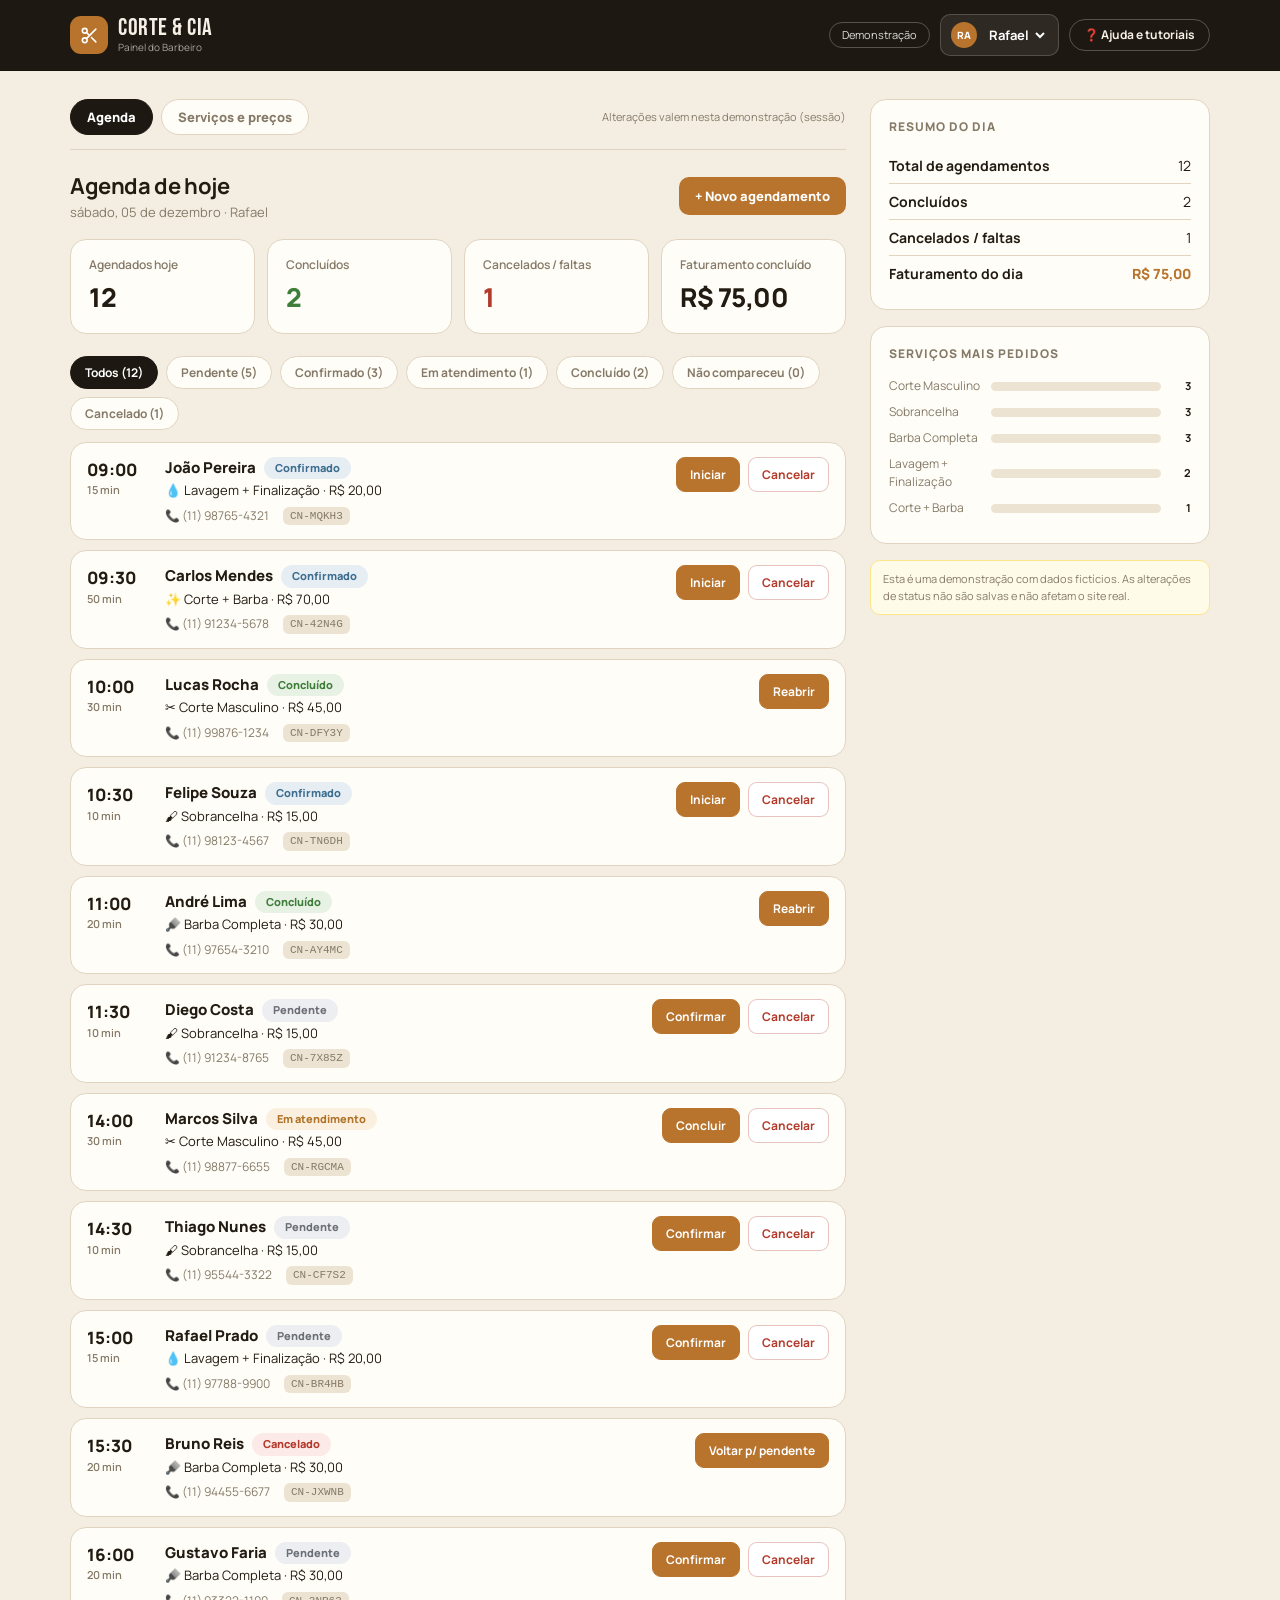
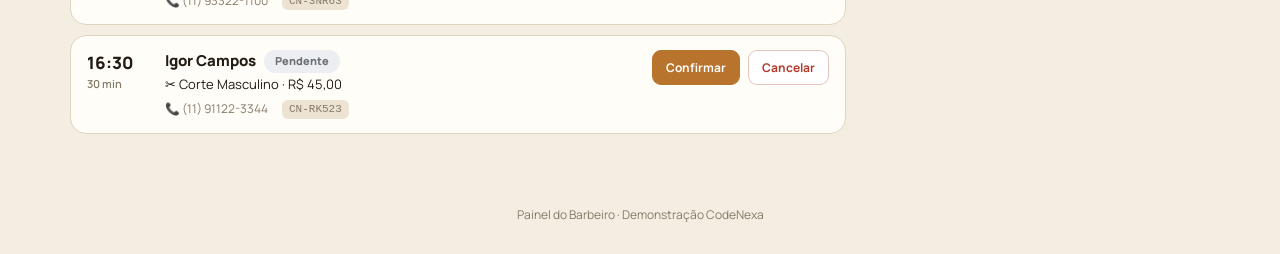
<file: tutoriais/painel-barbeiro.html>
<!DOCTYPE html>
<html lang="pt-BR">
<head>
  <meta charset="UTF-8">
  <meta name="viewport" content="width=device-width, initial-scale=1.0">
  <title>Painel do Barbeiro — Demonstração</title>
  <link rel="preconnect" href="https://fonts.googleapis.com">
  <link rel="preconnect" href="https://fonts.gstatic.com" crossorigin>
  <link href="https://fonts.googleapis.com/css2?family=Bebas+Neue&family=Manrope:wght@400;500;600;700;800&display=swap" rel="stylesheet">
  <style>
    *{box-sizing:border-box;margin:0;padding:0}
    :root{
      --background:#f4eee2;--foreground:#221b12;--card:#fffdf8;
      --primary:#b8732c;--primary-foreground:#fffdf8;
      --muted:#ece3d2;--muted-foreground:#857a67;
      --accent:#1d1811;--accent-foreground:#f6f0e6;
      --border:#e0d4c0;--ring:#d9a44f;
      --ok:#3f7d3a;--ok-bg:#e7f2e4;
      --warn:#b0732a;--warn-bg:#fbf0df;
      --danger:#b33a2b;--danger-bg:#fbeae7;
      --info:#3d6d8f;--info-bg:#e6eef4;
      --gray:#6b6f76;--gray-bg:#eceef1;
      --font-body:"Manrope",system-ui,sans-serif;
      --font-display:"Bebas Neue","Manrope",system-ui,sans-serif;
    }
    body{font-family:var(--font-body);color:var(--foreground);background:var(--background);line-height:1.5;-webkit-font-smoothing:antialiased}
    button{font-family:var(--font-body);cursor:pointer}
    /* Top bar */
    .top{background:var(--accent);color:var(--accent-foreground);border-bottom:1px solid rgba(0,0,0,.2)}
    .top-inner{max-width:1180px;margin:auto;padding:14px 20px;display:flex;align-items:center;justify-content:space-between;gap:12px;flex-wrap:wrap}
    .brand{display:flex;align-items:center;gap:10px}
    .brand .mark{width:38px;height:38px;border-radius:11px;background:var(--primary);color:#fff;display:grid;place-items:center}
    .brand h1{font-family:var(--font-display);font-size:24px;font-weight:400;letter-spacing:.5px;line-height:1}
    .brand small{display:block;font-size:10px;opacity:.65;font-family:var(--font-body)}
    .top-right{display:flex;align-items:center;gap:10px;flex-wrap:wrap}
    .demo-badge{border:1px solid rgba(255,255,255,.25);border-radius:999px;padding:4px 12px;font-size:11px;color:rgba(255,255,255,.85)}
    .barber-select{display:flex;align-items:center;gap:8px;background:rgba(255,255,255,.08);border:1px solid rgba(255,255,255,.18);border-radius:10px;padding:7px 10px}
    .barber-select .av{width:26px;height:26px;border-radius:50%;background:var(--primary);color:#fff;display:grid;place-items:center;font-size:10px;font-weight:800}
    .barber-select select{background:transparent;border:0;color:#fff;font-family:var(--font-body);font-weight:700;font-size:13px;outline:none}
    .barber-select select option{color:#221b12}
    .view-demo{color:var(--accent-foreground);font-size:12px;font-weight:700;text-decoration:none;border:1px solid rgba(255,255,255,.25);border-radius:999px;padding:6px 14px;white-space:nowrap}
    .view-demo:hover{border-color:#e6b15c;color:#e6b15c}
    /* Layout */
    .layout{max-width:1180px;margin:auto;padding:28px 20px 72px;display:grid;gap:24px}
    @media(min-width:1024px){.layout{grid-template-columns:1fr 340px}}
    /* Date heading */
    .date-row{display:flex;align-items:center;justify-content:space-between;gap:12px;flex-wrap:wrap}
    .date-row h2{font-size:22px;letter-spacing:-.4px}
    .date-row .today{font-size:13px;color:var(--muted-foreground)}
    .new-booking{background:var(--primary);color:#fff;border:0;border-radius:10px;padding:10px 16px;font-weight:800;font-size:13px}
    .new-booking:hover{filter:brightness(.95)}
    /* Stats */
    .stats{display:grid;grid-template-columns:repeat(2,1fr);gap:12px;margin-top:16px}
    @media(min-width:720px){.stats{grid-template-columns:repeat(4,1fr)}}
    .stat{background:var(--card);border:1px solid var(--border);border-radius:16px;padding:16px 18px}
    .stat .k{font-size:12px;font-weight:600;color:var(--muted-foreground)}
    .stat .v{font-size:26px;font-weight:800;margin-top:4px;letter-spacing:-.5px}
    .stat .v.green{color:var(--ok)}.stat .v.red{color:var(--danger)}
    /* Filters */
    .filters{display:flex;gap:8px;flex-wrap:wrap;margin:22px 0 12px}
    .fchip{border:1px solid var(--border);background:var(--card);border-radius:999px;padding:7px 14px;font-size:12px;font-weight:700;color:var(--muted-foreground)}
    .fchip.on{background:var(--accent);border-color:var(--accent);color:#fff}
    /* Appointments */
    .list{display:flex;flex-direction:column;gap:10px}
    .card{background:var(--card);border:1px solid var(--border);border-radius:16px;padding:14px 16px;display:flex;gap:14px;align-items:flex-start}
    .time{width:64px;flex-shrink:0;font-weight:800;font-size:17px;color:var(--foreground)}
    .time small{display:block;font-size:11px;color:var(--muted-foreground);font-weight:600}
    .body{flex:1;min-width:0}
    .body .client{font-weight:800;font-size:15px;display:flex;align-items:center;gap:8px;flex-wrap:wrap}
    .body .service{font-size:13px;color:var(--foreground);margin-top:2px}
    .body .meta{display:flex;gap:14px;font-size:12px;color:var(--muted-foreground);margin-top:6px;flex-wrap:wrap}
    .code{font-family:monospace;background:var(--muted);border-radius:6px;padding:1px 7px;font-size:11px}
    .actions{display:flex;gap:8px;align-items:center;flex-shrink:0;flex-wrap:wrap}
    .abtn{border:1px solid var(--border);background:#fff;border-radius:9px;padding:8px 13px;font-size:12px;font-weight:700;color:var(--foreground)}
    .abtn.primary{background:var(--primary);border-color:var(--primary);color:#fff}
    .abtn.danger{color:var(--danger);border-color:rgba(179,58,43,.3)}
    .abtn:hover{filter:brightness(.96)}
    .status{display:inline-flex;align-items:center;gap:6px;font-size:11px;font-weight:800;border-radius:999px;padding:3px 11px}
    .st-pendente{background:var(--gray-bg);color:var(--gray)}
    .st-confirmado{background:var(--info-bg);color:var(--info)}
    .st-atendimento{background:var(--warn-bg);color:var(--warn)}
    .st-concluido{background:var(--ok-bg);color:var(--ok)}
    .st-falta{background:var(--gray-bg);color:var(--gray)}
    .st-cancelado{background:var(--danger-bg);color:var(--danger)}
    .empty{background:var(--card);border:1px dashed var(--border);border-radius:16px;padding:30px;text-align:center;color:var(--muted-foreground);font-size:14px}
    /* Sidebar summary */
    .side{display:flex;flex-direction:column;gap:16px}
    .panel{background:var(--card);border:1px solid var(--border);border-radius:16px;padding:18px}
    .panel h3{font-size:12px;font-weight:800;text-transform:uppercase;letter-spacing:1px;color:var(--muted-foreground);margin-bottom:12px}
    .rev-line{display:flex;align-items:center;justify-content:space-between;font-size:14px;padding:7px 0;border-bottom:1px solid var(--border)}
    .rev-line:last-child{border-bottom:0}
    .rev-line b{font-weight:700}
    .rev-line .p{color:var(--primary);font-weight:800}
    .rev-bar{margin-top:14px}
    .rev-bar .row{display:flex;align-items:center;gap:10px;margin:8px 0}
    .rev-bar .name{font-size:12px;width:92px;color:var(--muted-foreground);flex-shrink:0}
    .rev-bar .track{flex:1;height:9px;background:var(--muted);border-radius:99px;overflow:hidden}
    .rev-bar .fill{height:100%;background:var(--primary);border-radius:99px}
    .rev-bar .cnt{font-size:11px;font-weight:700;width:20px;text-align:right}
    .footnote{font-size:11px;color:var(--muted-foreground);background:#fefce8;border:1px solid #fde68a;border-radius:10px;padding:10px 12px}
    /* Tabs */
    .tabs{display:flex;align-items:center;gap:8px;flex-wrap:wrap;border-bottom:1px solid var(--border);padding-bottom:14px;margin-bottom:20px}
    .tab{border:1px solid var(--border);background:var(--card);border-radius:999px;padding:8px 16px;font-size:13px;font-weight:800;color:var(--muted-foreground)}
    .tab.on{background:var(--accent);border-color:var(--accent);color:#fff}
    .tab-note{margin-left:auto;font-size:11px;color:var(--muted-foreground)}
    /* Services editor */
    .editor{background:var(--card);border:1px solid var(--ring);border-radius:16px;padding:16px;margin-bottom:14px}
    .e-grid{display:grid;grid-template-columns:1fr;gap:12px}
    @media(min-width:640px){.e-grid{grid-template-columns:repeat(2,1fr)}}
    .e-label{font-size:11px;font-weight:700;color:var(--muted-foreground)}
    .e-label input{width:100%;margin-top:5px;height:40px;border:1px solid var(--input);border-radius:9px;padding:0 12px;font-family:inherit;font-size:14px;color:var(--foreground);background:#fff}
    .e-label input:focus{outline:none;border-color:var(--ring);box-shadow:0 0 0 3px rgba(217,164,79,.25)}
    .e-actions{display:flex;gap:8px;align-items:flex-end;flex-wrap:wrap}
    .table{background:var(--card);border:1px solid var(--border);border-radius:16px;overflow:hidden}
    .trow{display:grid;grid-template-columns:38px 1fr 96px 96px 120px;gap:10px;align-items:center;padding:10px 16px;border-bottom:1px solid var(--border)}
    .trow:last-child{border-bottom:0}
    .trow.thead{background:var(--muted);font-size:11px;font-weight:800;text-transform:uppercase;letter-spacing:.5px;color:var(--muted-foreground)}
    .trow input{width:100%;height:36px;border:1px solid var(--input);border-radius:8px;padding:0 10px;font-family:inherit;font-size:14px;color:var(--foreground);background:#fff}
    .trow input:focus{outline:none;border-color:var(--ring);box-shadow:0 0 0 3px rgba(217,164,79,.2)}
    .t-acts{display:flex;gap:6px;justify-content:flex-end}
    .ticon{font-size:18px;text-align:center}
    .savebar{display:flex;align-items:center;justify-content:space-between;gap:12px;margin-top:14px;background:#eef0ff;border:1px solid #d9d6fe;border-radius:12px;padding:12px 16px;font-size:13px;color:#3b2fb0}
    .hidden{display:none!important}
    footer{max-width:1180px;margin:auto;padding:0 20px 30px;font-size:12px;color:var(--muted-foreground);text-align:center}
  </style>
</head>
<body>

  <div class="top">
    <div class="top-inner">
      <div class="brand">
        <span class="mark">
          <svg width="19" height="19" viewBox="0 0 24 24" fill="none" stroke="currentColor" stroke-width="2" stroke-linecap="round" stroke-linejoin="round"><circle cx="6" cy="6" r="3"/><circle cx="6" cy="18" r="3"/><line x1="20" y1="4" x2="8.12" y2="15.88"/><line x1="14.47" y1="14.48" x2="20" y2="20"/><line x1="8.12" y1="8.12" x2="12" y2="12"/></svg>
        </span>
        <div>
          <h1>Corte &amp; Cia</h1>
          <small>Painel do Barbeiro</small>
        </div>
      </div>
      <div class="top-right">
        <span class="demo-badge">Demonstração</span>
        <label class="barber-select">
          <span class="av" id="av">RA</span>
          <select id="barber"><option value="Rafael">Rafael</option><option value="Bruno">Bruno</option><option value="Diego">Diego</option><option value="Miguel">Miguel</option></select>
        </label>
        <a class="view-demo" href="..\tutoriais.html">❓ Ajuda e tutoriais</a>
      </div>
    </div>
  </div>

  <div class="layout">
    <div>
      <div class="tabs">
        <button class="tab on" data-tab="agenda">Agenda</button>
        <button class="tab" data-tab="servicos">Serviços e preços</button>
        <span class="tab-note">Alterações valem nesta demonstração (sessão)</span>
      </div>

      <div id="view-agenda">
      <div class="date-row">
        <div>
          <h2 id="dateTitle">Agenda de hoje</h2>
          <div class="today" id="dateSub"></div>
        </div>
        <button class="new-booking" id="newB">+ Novo agendamento</button>
      </div>

      <div class="stats">
        <div class="stat"><div class="k">Agendados hoje</div><div class="v" id="statTotal">0</div></div>
        <div class="stat"><div class="k">Concluídos</div><div class="v green" id="statDone">0</div></div>
        <div class="stat"><div class="k">Cancelados / faltas</div><div class="v red" id="statCancel">0</div></div>
        <div class="stat"><div class="k">Faturamento concluído</div><div class="v" id="statRevenue">R$ 0</div></div>
      </div>

      <div class="filters" id="filters"></div>

      <div class="list" id="list"></div>
      </div>

      <div id="view-servicos" class="hidden">
        <div class="date-row">
          <div>
            <h2>Serviços e preços</h2>
            <div class="today">Ajuste o valor e a duração de cada serviço da barbearia.</div>
          </div>
          <button class="new-booking" id="addService">+ Adicionar serviço</button>
        </div>

        <div id="serviceEditor" class="editor hidden">
          <div class="e-grid">
            <label class="e-label">Nome do serviço<input id="esName" type="text" placeholder="Ex.: Pigmentação"></label>
            <label class="e-label">Preço (R$)<input id="esPrice" type="number" min="0" step="1" placeholder="40"></label>
            <label class="e-label">Duração (min)<input id="esDuration" type="number" min="5" step="5" placeholder="30"></label>
            <label class="e-label">Ícone (emoji)<input id="esIcon" type="text" maxlength="4" placeholder="💈"></label>
            <div class="e-actions">
              <button class="abtn primary" id="esSave">Salvar serviço</button>
              <button class="abtn" id="esCancel">Cancelar</button>
            </div>
          </div>
        </div>

        <div class="table">
          <div class="trow thead"><span class="ticon"></span><span>Serviço</span><span>Preço</span><span>Duração</span><span class="t-acts"></span></div>
          <div id="serviceRows"></div>
        </div>

        <div id="saveBar" class="savebar hidden">
          <span id="saveMsg"></span>
          <button class="abtn primary" id="saveAll">Salvar alterações</button>
        </div>
      </div>
    </div>

    <aside class="side" id="side-agenda">
      <div class="panel">
        <h3>Resumo do dia</h3>
        <div id="summary"></div>
      </div>
      <div class="panel">
        <h3>Serviços mais pedidos</h3>
        <div class="rev-bar" id="services"></div>
      </div>
      <div class="footnote">Esta é uma demonstração com dados fictícios. As alterações de status não são salvas e não afetam o site real.</div>
    </aside>
  </div>

  <footer id="foot">Painel do Barbeiro · Demonstração CodeNexa</footer>

  <script>
    // ---------- Dados fictícios (demonstração) ----------
    var STATUS = ["Pendente","Confirmado","Em atendimento","Concluído","Não compareceu","Cancelado"];
    var CLIENTS = ["João Pereira","Carlos Mendes","Lucas Rocha","Felipe Souza","André Lima","Diego Costa","Marcos Silva","Thiago Nunes","Rafael Prado","Bruno Reis","Gustavo Faria","Igor Campos"];
    var PHONES = ["(11) 98765-4321","(11) 91234-5678","(11) 99876-1234","(11) 98123-4567","(11) 97654-3210","(11) 91234-8765","(11) 98877-6655","(11) 95544-3322","(11) 97788-9900","(11) 94455-6677","(11) 93322-1100","(11) 91122-3344"];
    var SERVICES = [
      {name:"Corte Masculino",price:45,duration:30,icon:"✂"},
      {name:"Barba Completa",price:30,duration:20,icon:"🪮"},
      {name:"Corte + Barba",price:70,duration:50,icon:"✨"},
      {name:"Sobrancelha",price:15,duration:10,icon:"🖌"},
      {name:"Lavagem + Finalização",price:20,duration:15,icon:"💧"}
    ];
    function hash(n){var x=Math.sin(n*127.1+311.7)*43758.5453;return Math.floor((x-Math.floor(x))*1000)}
    function pad(n){return String(n).padStart(2,"0")}
    function genCode(){var a="ABCDEFGHJKMNPQRSTUVWXYZ23456789",o="";for(var i=0;i<5;i++)o+=a[Math.floor(Math.random()*a.length)];return "CN-"+o}
    function money(v){return v.toLocaleString("pt-BR",{style:"currency",currency:"BRL"})}

    // 10 atendimentos ao longo do dia
    var TIMES=["09:00","09:30","10:00","10:30","11:00","11:30","14:00","14:30","15:00","15:30","16:00","16:30"];
    var INITIAL=[];
    for(var i=0;i<TIMES.length;i++){
      var sv=SERVICES[hash(i*7+1)%SERVICES.length];
      var st=i<5?STATUS[1]:STATUS[0];
      if(i===2)st="Concluído";
      if(i===6)st="Em atendimento";
      if(i===9)st="Cancelado";
      if(i===4)st="Concluído";
      INITIAL.push({id:i,time:TIMES[i],client:CLIENTS[i%CLIENTS.length],phone:PHONES[i%PHONES.length],service:sv,code:genCode(),status:st});
    }
    var appointments=INITIAL.slice();
    var filter="Todos";

    // ---------- Render ----------
    function statusClass(s){
      var map={Pendente:"st-pendente",Confirmado:"st-confirmado","Em atendimento":"st-atendimento",Concluído:"st-concluido","Não compareceu":"st-falta",Cancelado:"st-cancelado"};
      return map[s]||"st-pendente";
    }
    function stats(){
      var total=appointments.length, done=0, cancel=0, rev=0;
      appointments.forEach(function(a){
        if(a.status==="Concluído"){done++;rev+=a.service.price}
        if(a.status==="Cancelado"||a.status==="Não compareceu")cancel++;
      });
      return {total:total,done:done,cancel:cancel,rev:rev};
    }

    function renderStats(){
      var s=stats();
      document.getElementById("statTotal").textContent=s.total;
      document.getElementById("statDone").textContent=s.done;
      document.getElementById("statCancel").textContent=s.cancel;
      document.getElementById("statRevenue").textContent=money(s.rev);
    }

    function renderFilters(){
      var el=document.getElementById("filters");
      var counts={Todos:appointments.length};
      STATUS.forEach(function(st){counts[st]=appointments.filter(function(a){return a.status===st}).length});
      var html="";
      ["Todos"].concat(STATUS).forEach(function(f){
        var on=f===filter?"on":"";
        html+='<button class="fchip '+on+'" data-f="'+esc(f)+'">'+esc(f)+' ('+counts[f]+')</button>';
      });
      el.innerHTML=html;
      el.querySelectorAll(".fchip").forEach(function(b){b.addEventListener("click",function(){filter=b.dataset.f;render()})});
    }

    function nextStatus(s){
      var i=STATUS.indexOf(s);
      return STATUS[Math.min(i+1,STATUS.length-1)];
    }
    function primaryLabel(s){
      if(s==="Pendente")return "Confirmar";
      if(s==="Confirmado")return "Iniciar";
      if(s==="Em atendimento")return "Concluir";
      if(s==="Concluído")return "Reabrir";
      return "Voltar p/ pendente";
    }
    function primaryNext(s){
      if(s==="Pendente")return "Confirmado";
      if(s==="Confirmado")return "Em atendimento";
      if(s==="Em atendimento")return "Concluído";
      return "Pendente";
    }

    function renderList(){
      var el=document.getElementById("list");
      var list=appointments;
      if(filter!=="Todos")list=list.filter(function(a){return a.status===filter});
      list.sort(function(a,b){return a.time<b.time?-1:a.time>b.time?1:0});
      if(!list.length){el.innerHTML='<div class="empty">Nenhum agendamento aqui. Altere o filtro acima.</div>';return}
      var html="";
      list.forEach(function(a){
        html+='<div class="card" data-id="'+a.id+'">';
        html+='<div class="time">'+a.time+'<small>'+a.service.duration+' min</small></div>';
        html+='<div class="body">';
        html+='<div class="client">'+esc(a.client)+' <span class="status '+statusClass(a.status)+'">'+esc(a.status)+'</span></div>';
        html+='<div class="service">'+a.service.icon+' '+esc(a.service.name)+' · '+money(a.service.price)+'</div>';
        html+='<div class="meta"><span>📞 '+esc(a.phone)+'</span><span class="code">'+esc(a.code)+'</span></div>';
        html+='</div>';
        html+='<div class="actions">';
        html+='<button class="abtn primary" data-act="advance">'+primaryLabel(a.status)+'</button>';
        if(a.status!=="Cancelado"&&a.status!=="Concluído"){
          html+='<button class="abtn danger" data-act="cancel">Cancelar</button>';
        }
        html+='</div></div>';
      });
      el.innerHTML=html;
      el.querySelectorAll("[data-act]").forEach(function(btn){
        btn.addEventListener("click",function(){
          var id=+btn.closest(".card").dataset.id;
          var app=appointments.find(function(a){return a.id===id});
          if(btn.dataset.act==="advance")app.status=primaryNext(app.status);
          else app.status="Cancelado";
          render();
        });
      });
    }

    function renderSummary(){
      var s=stats();
      var el=document.getElementById("summary");
      el.innerHTML=
        revRow("Total de agendamentos",s.total,"")+
        revRow("Concluídos",s.done,"")+
        revRow("Cancelados / faltas",s.cancel,"")+
        revRow("Faturamento do dia",money(s.rev),"p");
    }
    function revRow(l,v,cls){
      return '<div class="rev-line"><b>'+l+'</b><span class="'+cls+'">'+v+'</span></div>';
    }

    function renderServices(){
      var el=document.getElementById("services");
      var counts={};
      appointments.forEach(function(a){counts[a.service.name]=(counts[a.service.name]||0)+1});
      var arr=Object.keys(counts).map(function(k){return{name:k,c:counts[k]}}).sort(function(a,b){return b.c-a.c});
      var max=arr.length?arr[0].c:1;
      var html="";
      arr.forEach(function(r){
        html+='<div class="row"><span class="name">'+esc(r.name)+'</span><span class="track"><span class="fill" style="width:'+(r.c/max*100)+'%"></span></span><span class="cnt">'+r.c+'</span></div>';
      });
      el.innerHTML=html||'<div style="font-size:12px;color:var(--muted-foreground)">Sem dados.</div>';
    }

    function render(){
      renderStats();renderFilters();renderList();renderSummary();renderServices();
    }

    function esc(s){return String(s==null?"":s).replace(/[&<>"']/g,function(c){return{"&":"&amp;","<":"&lt;",">":"&gt;",'"':"&quot;","'":"&#39;"}[c]})}

    // ---------- Abas: Agenda / Serviços ----------
    var catalog=SERVICES.map(function(s,i){return{id:i,name:s.name,price:s.price,duration:s.duration,icon:s.icon}});
    var tab="agenda";
    function setTab(t){
      tab=t;
      document.querySelectorAll(".tab").forEach(function(b){b.classList.toggle("on",b.dataset.tab===t)});
      document.getElementById("view-agenda").classList.toggle("hidden",t!=="agenda");
      document.getElementById("view-servicos").classList.toggle("hidden",t!=="servicos");
      document.getElementById("side-agenda").classList.toggle("hidden",t!=="agenda");
      if(t==="servicos")renderCatalog();
    }
    document.querySelectorAll(".tab").forEach(function(b){b.addEventListener("click",function(){setTab(b.dataset.tab)})});

    function renderCatalog(){
      var el=document.getElementById("serviceRows");
      var html="";
      catalog.forEach(function(s,i){
        html+='<div class="trow">';
        html+='<span class="ticon">'+esc(s.icon)+'</span>';
        html+='<input data-k="name" data-i="'+i+'" value="'+esc(s.name)+'">';
        html+='<input data-k="price" data-i="'+i+'" type="number" min="0" value="'+s.price+'">';
        html+='<input data-k="duration" data-i="'+i+'" type="number" min="5" step="5" value="'+s.duration+'">';
        html+='<span class="t-acts"><button class="abtn danger" data-remove="'+i+'">Remover</button></span>';
        html+='</div>';
      });
      el.innerHTML=html;
      el.querySelectorAll("input[data-k]").forEach(function(inp){
        inp.addEventListener("input",function(){
          var i=+inp.dataset.i,k=inp.dataset.k;
          catalog[i][k]= (k==="price"||k==="duration") ? (+inp.value||0) : inp.value;
          showSave("Você alterou os valores. Clique em salvar para aplicar.");
        });
      });
      el.querySelectorAll("[data-remove]").forEach(function(b){
        b.addEventListener("click",function(){
          catalog.splice(+b.dataset.remove,1);
          renderCatalog();
          showSave("Você removeu um serviço. Clique em salvar para confirmar.");
        });
      });
    }

    function showSave(msg){
      document.getElementById("saveMsg").textContent=msg;
      document.getElementById("saveBar").classList.remove("hidden");
    }
    document.getElementById("saveAll").addEventListener("click",function(){
      document.getElementById("saveMsg").textContent="✓ Alterações aplicadas nesta demonstração (valem só nesta sessão).";
      setTimeout(function(){document.getElementById("saveBar").classList.add("hidden")},2200);
    });
    document.getElementById("addService").addEventListener("click",function(){
      document.getElementById("serviceEditor").classList.remove("hidden");
    });
    document.getElementById("esCancel").addEventListener("click",function(){
      document.getElementById("serviceEditor").classList.add("hidden");
    });
    document.getElementById("esSave").addEventListener("click",function(){
      var name=document.getElementById("esName").value.trim();
      var price=+document.getElementById("esPrice").value;
      var dur=+document.getElementById("esDuration").value;
      var icon=document.getElementById("esIcon").value||"💈";
      if(!name||!price){alert("Informe ao menos o nome e o preço do serviço.");return}
      catalog.push({id:catalog.length,name:name,price:price,duration:dur||30,icon:icon});
      renderCatalog();
      showSave("Novo serviço adicionado. Clique em salvar para confirmar.");
      document.getElementById("serviceEditor").classList.add("hidden");
      ["esName","esPrice","esDuration","esIcon"].forEach(function(id){document.getElementById(id).value=""});
    });

    // ---------- Init ----------
    var now=new Date();
    var barberSel=document.getElementById("barber");
    document.getElementById("dateTitle").textContent="Agenda de hoje";
    document.getElementById("dateSub").textContent=
      now.toLocaleDateString("pt-BR",{weekday:"long",day:"2-digit",month:"long"})+" · "+barberSel.value;
    barberSel.addEventListener("change",function(){
      document.getElementById("dateSub").textContent=
        now.toLocaleDateString("pt-BR",{weekday:"long",day:"2-digit",month:"long"})+" · "+barberSel.value;
      document.getElementById("av").textContent=barberSel.value.slice(0,2).toUpperCase();
    });
    document.getElementById("av").textContent="RA";
    document.getElementById("newB").addEventListener("click",function(){
      alert("Em um sistema real, aqui você abriria um formulário para criar um novo agendamento (dados fictícios de demonstração).");
    });
    render();
  </script>
</body>
</html>
</file>
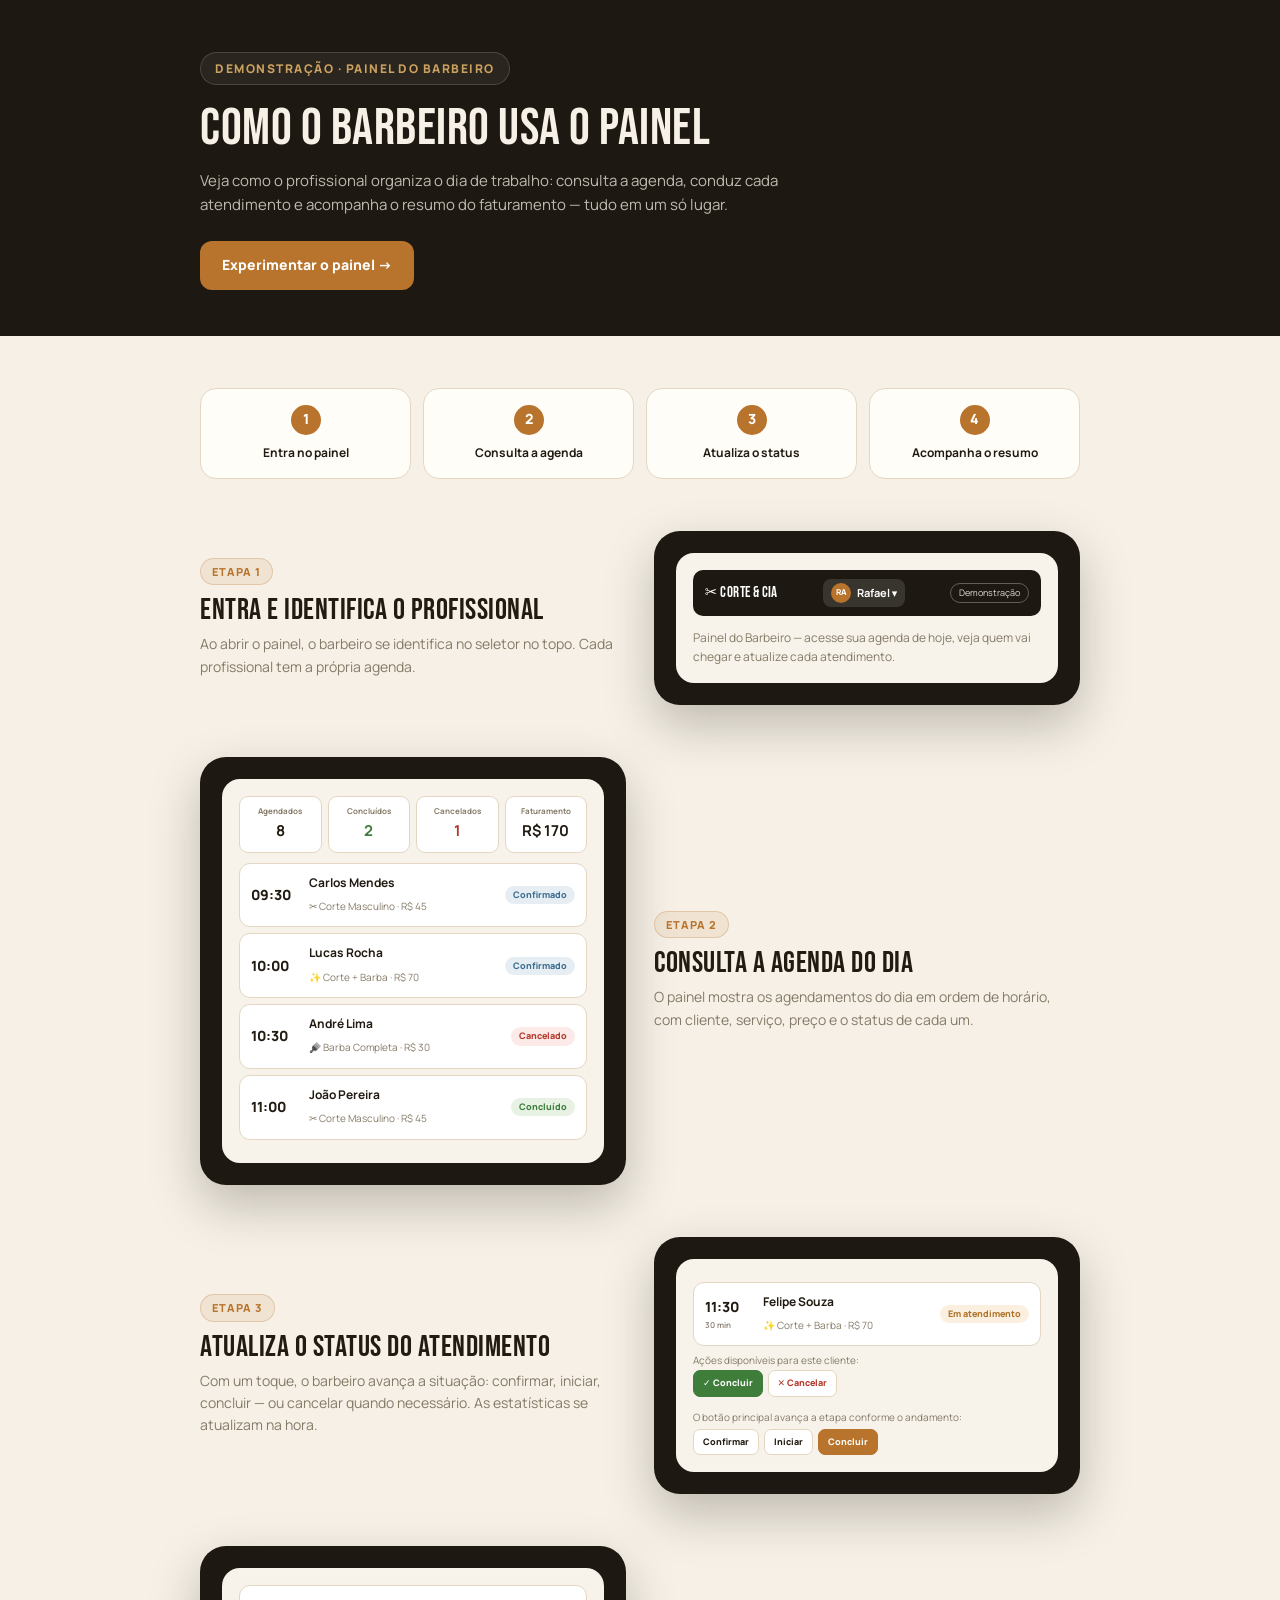
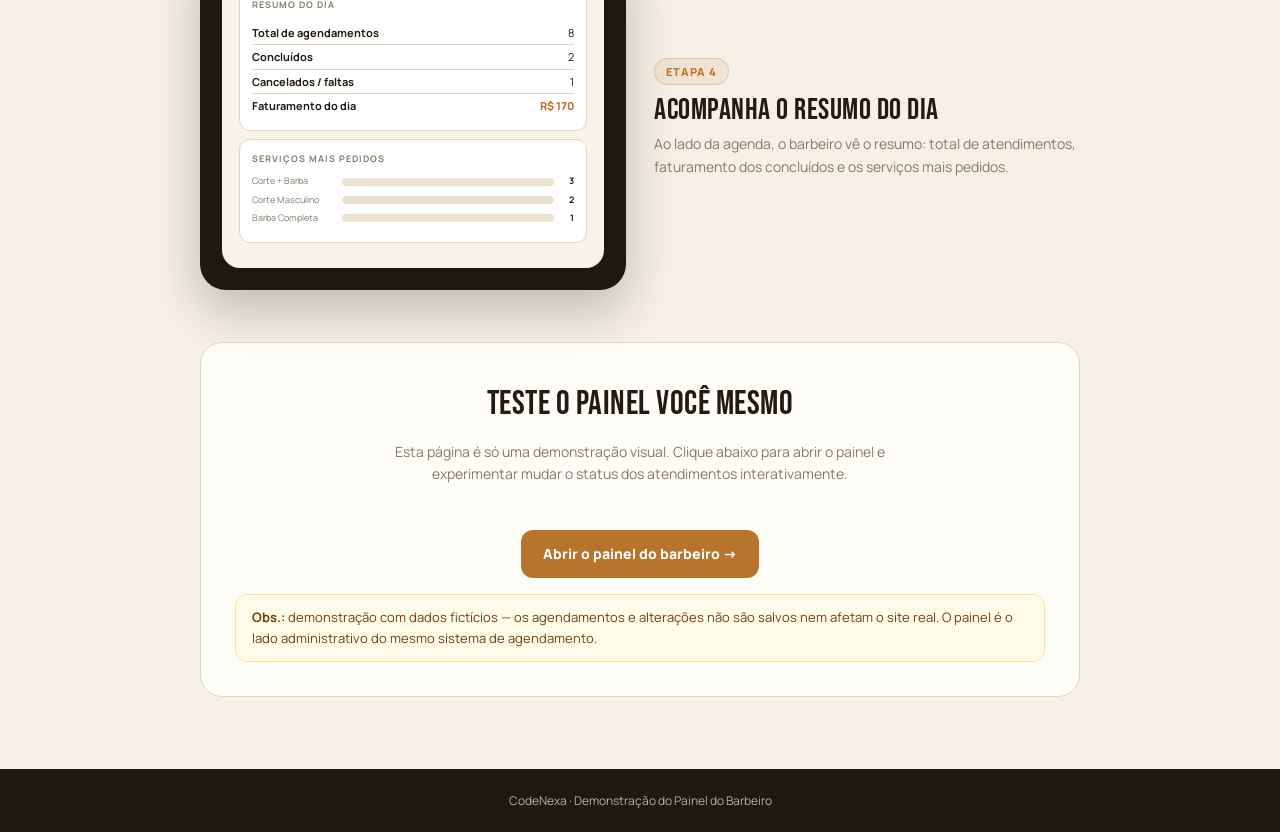
<file: tutoriais/tutorial-barbeiro.html>
<!DOCTYPE html>
<html lang="pt-BR">
<head>
  <meta charset="UTF-8">
  <meta name="viewport" content="width=device-width, initial-scale=1.0">
  <title>Como o barbeiro usa o painel — Demonstração</title>
  <link rel="preconnect" href="https://fonts.googleapis.com">
  <link rel="preconnect" href="https://fonts.gstatic.com" crossorigin>
  <link href="https://fonts.googleapis.com/css2?family=Bebas+Neue&family=Manrope:wght@400;500;600;700;800&display=swap" rel="stylesheet">
  <style>
    *{box-sizing:border-box;margin:0;padding:0}
    :root{
      --background:#f6f0e6;--foreground:#221b12;--card:#fffdf8;
      --primary:#b8732c;--primary-foreground:#fffdf8;
      --muted:#ece3d2;--muted-foreground:#857a67;
      --accent:#1d1811;--accent-foreground:#f6f0e6;
      --border:#e3d7c4;--ring:#d9a44f;
      --ok:#3f7d3a;--ok-bg:#e7f2e4;--danger:#b33a2b;--danger-bg:#fbeae7;
      --info:#3d6d8f;--info-bg:#e6eef4;--warn:#b0732a;--warn-bg:#fbf0df;--gray:#6b6f76;--gray-bg:#eceef1;
      --font-body:"Manrope",system-ui,sans-serif;
      --font-display:"Bebas Neue","Manrope",system-ui,sans-serif;
      --max:880px;
    }
    body{font-family:var(--font-body);color:var(--foreground);background:var(--background);line-height:1.6;-webkit-font-smoothing:antialiased}
    .container{width:min(var(--max),calc(100% - 40px));margin:auto}
    a{text-decoration:none}
    header{background:var(--accent);color:var(--accent-foreground);padding:52px 0 46px}
    .kicker{display:inline-flex;align-items:center;gap:8px;font-size:12px;font-weight:800;letter-spacing:1.5px;text-transform:uppercase;color:#cba15f;background:rgba(255,255,255,.06);border:1px solid rgba(255,255,255,.15);border-radius:999px;padding:6px 14px}
    header h1{font-family:var(--font-display);font-size:clamp(34px,6vw,52px);font-weight:400;letter-spacing:.5px;line-height:1;margin:18px 0 14px}
    header p{max-width:620px;color:rgba(246,240,230,.75);font-size:15px}
    .cta{display:inline-flex;align-items:center;gap:10px;background:var(--primary);color:#fff;font-weight:800;font-size:14px;border-radius:12px;padding:13px 22px;margin-top:24px;transition:transform .15s,box-shadow .15s}
    .cta:hover{transform:translateY(-2px);box-shadow:0 8px 22px rgba(184,115,44,.35)}
    .cta.second{background:rgba(255,255,255,.08);border:1px solid rgba(255,255,255,.2);margin-left:10px}
    main{padding:52px 0 72px}
    .overview{display:grid;grid-template-columns:repeat(2,1fr);gap:12px;margin-bottom:48px}
    @media(min-width:720px){.overview{grid-template-columns:repeat(4,1fr)}}
    .ov{background:var(--card);border:1px solid var(--border);border-radius:16px;padding:16px;text-align:center}
    .ov .n{display:inline-grid;place-items:center;width:30px;height:30px;border-radius:50%;background:var(--primary);color:#fff;font-weight:800;font-size:14px}
    .ov p{font-size:12px;font-weight:700;margin-top:8px}
    .step{display:grid;gap:28px;margin:52px 0;align-items:center}
    @media(min-width:900px){.step{grid-template-columns:1fr 1fr}.step.rev .num-block{order:2}}
    .num-block h2{font-family:var(--font-display);font-size:30px;font-weight:400;letter-spacing:.5px;line-height:1}
    .num-block p{font-size:14px;color:var(--muted-foreground);margin-top:8px}
    .chip{display:inline-block;font-size:11px;font-weight:800;text-transform:uppercase;letter-spacing:1px;color:var(--primary);background:rgba(184,115,44,.1);border:1px solid rgba(184,115,44,.25);border-radius:999px;padding:4px 11px;margin-bottom:10px}
    /* Mockup */
    .mock{background:var(--accent);border-radius:26px;padding:22px;box-shadow:0 20px 50px rgba(29,24,17,.25)}
    .mock .screen{background:#f7f3ea;border-radius:18px;padding:16px;border:1px solid rgba(255,255,255,.1)}
    /* top bar mock */
    .mtop{display:flex;align-items:center;justify-content:space-between;gap:8px;background:var(--accent);color:#fff;border-radius:10px;padding:9px 12px;margin-bottom:12px}
    .mtop .mb{display:flex;align-items:center;gap:7px;font-family:var(--font-display);letter-spacing:.4px;font-size:15px}
    .mtop .mbr{display:flex;align-items:center;gap:6px;background:rgba(255,255,255,.12);border-radius:8px;padding:4px 8px;font-size:11px;font-weight:700}
    .mtop .mav{width:20px;height:20px;border-radius:50%;background:var(--primary);color:#fff;display:grid;place-items:center;font-size:8px;font-weight:800}
    .mbadge{font-size:9px;border:1px solid rgba(255,255,255,.3);border-radius:99px;padding:2px 8px;color:rgba(255,255,255,.85)}
    /* stats mock */
    .mstats{display:grid;grid-template-columns:repeat(4,1fr);gap:6px;margin-bottom:10px}
    .mstat{background:#fff;border:1px solid var(--border);border-radius:9px;padding:8px 6px;text-align:center}
    .mstat small{display:block;font-size:8px;color:var(--muted-foreground);font-weight:700}
    .mstat b{font-size:15px}
    .mstat b.g{color:var(--ok)}.mstat b.r{color:var(--danger)}
    /* appointment cards mock */
    .mcard{display:flex;align-items:center;gap:10px;background:#fff;border:1px solid var(--border);border-radius:11px;padding:9px 11px;margin:6px 0}
    .mcard .mt{width:48px;flex-shrink:0;font-weight:800;font-size:14px}
    .mcard .mt small{display:block;font-size:8px;color:var(--muted-foreground);font-weight:600}
    .mcard .mbd{flex:1;min-width:0}
    .mcard .mbd b{font-size:12px;display:block}
    .mcard .mbd small{font-size:10px;color:var(--muted-foreground)}
    .badge{font-size:9px;font-weight:800;border-radius:99px;padding:2px 8px;white-space:nowrap}
    .b-conf{background:var(--info-bg);color:var(--info)}
    .b-atend{background:var(--warn-bg);color:var(--warn)}
    .b-conc{background:var(--ok-bg);color:var(--ok)}
    .b-cancel{background:var(--danger-bg);color:var(--danger)}
    .mactions{display:flex;gap:5px}
    .mab{font-size:9px;font-weight:800;border:1px solid var(--border);background:#fff;border-radius:7px;padding:5px 9px;white-space:nowrap}
    .mab.p{background:var(--primary);border-color:var(--primary);color:#fff}
    .mab.d{color:var(--danger)}
    .mab.ok{background:var(--ok);border-color:var(--ok);color:#fff}
    .mab.warn{background:var(--warn);border-color:var(--warn);color:#fff}
    /* summary mock */
    .msum{background:#fff;border:1px solid var(--border);border-radius:11px;padding:12px;margin-bottom:8px}
    .msum h4{font-size:9px;text-transform:uppercase;letter-spacing:1px;color:var(--muted-foreground);margin-bottom:8px}
    .mline{display:flex;justify-content:space-between;font-size:11px;padding:3px 0;border-bottom:1px solid var(--border)}
    .mline:last-child{border:0}
    .mline b{font-weight:700}
    .mline .p{color:var(--primary);font-weight:800}
    .mbar{display:flex;align-items:center;gap:6px;margin:4px 0}
    .mbar .nm{font-size:9px;width:84px;color:var(--muted-foreground);flex-shrink:0}
    .mbar .tr{flex:1;height:8px;background:var(--muted);border-radius:99px;overflow:hidden}
    .mbar .fl{height:100%;background:var(--primary)}
    .mbar .ct{font-size:9px;font-weight:700;width:14px;text-align:right}
    .demo-cta{background:var(--card);border:1px solid var(--border);border-radius:22px;padding:34px;text-align:center;margin-top:16px}
    .demo-cta h2{font-family:var(--font-display);font-size:34px;font-weight:400;letter-spacing:.5px}
    .demo-cta p{color:var(--muted-foreground);font-size:14px;margin:10px auto 20px;max-width:520px}
    .note{background:#fefce8;border:1px solid #fde68a;border-radius:12px;padding:12px 16px;font-size:13px;color:#713f12;margin-top:16px;text-align:left}
    footer{background:var(--accent);color:rgba(246,240,230,.7);padding:22px 0;font-size:12px;text-align:center}
  </style>
</head>
<body>

  <header>
    <div class="container">
      <span class="kicker">Demonstração · Painel do Barbeiro</span>
      <h1>Como o barbeiro usa o painel</h1>
      <p>Veja como o profissional organiza o dia de trabalho: consulta a agenda, conduz cada atendimento e acompanha o resumo do faturamento — tudo em um só lugar.</p>
      <a class="cta" href="painel-barbeiro.html">Experimentar o painel →</a>      
    </div>
  </header>

  <main class="container">

    <div class="overview">
      <div class="ov"><span class="n">1</span><p>Entra no painel</p></div>
      <div class="ov"><span class="n">2</span><p>Consulta a agenda</p></div>
      <div class="ov"><span class="n">3</span><p>Atualiza o status</p></div>
      <div class="ov"><span class="n">4</span><p>Acompanha o resumo</p></div>
    </div>

    <!-- Step 1 -->
    <section class="step">
      <div class="num-block">
        <div>
          <span class="chip">Etapa 1</span>
          <h2>Entra e identifica o profissional</h2>
          <p>Ao abrir o painel, o barbeiro se identifica no seletor no topo. Cada profissional tem a própria agenda.</p>
        </div>
      </div>
      <div class="mock">
        <div class="screen">
          <div class="mtop">
            <span class="mb">✂ Corte &amp; Cia</span>
            <span class="mbr"><span class="mav">RA</span> Rafael ▾</span>
            <span class="mbadge">Demonstração</span>
          </div>
          <div style="font-size:12px;color:var(--muted-foreground)">Painel do Barbeiro — acesse sua agenda de hoje, veja quem vai chegar e atualize cada atendimento.</div>
        </div>
      </div>
    </section>

    <!-- Step 2 -->
    <section class="step rev">
      <div class="num-block">
        <div>
          <span class="chip">Etapa 2</span>
          <h2>Consulta a agenda do dia</h2>
          <p>O painel mostra os agendamentos do dia em ordem de horário, com cliente, serviço, preço e o status de cada um.</p>
        </div>
      </div>
      <div class="mock">
        <div class="screen">
          <div class="mstats">
            <div class="mstat"><small>Agendados</small><b>8</b></div>
            <div class="mstat"><small>Concluídos</small><b class="g">2</b></div>
            <div class="mstat"><small>Cancelados</small><b class="r">1</b></div>
            <div class="mstat"><small>Faturamento</small><b>R$ 170</b></div>
          </div>
          <div class="mcard"><span class="mt">09:30</span><span class="mbd"><b>Carlos Mendes</b><small>✂ Corte Masculino · R$ 45</small></span><span class="badge b-conf">Confirmado</span></div>
          <div class="mcard"><span class="mt">10:00</span><span class="mbd"><b>Lucas Rocha</b><small>✨ Corte + Barba · R$ 70</small></span><span class="badge b-conf">Confirmado</span></div>
          <div class="mcard"><span class="mt">10:30</span><span class="mbd"><b>André Lima</b><small>🪮 Barba Completa · R$ 30</small></span><span class="badge b-cancel">Cancelado</span></div>
          <div class="mcard"><span class="mt">11:00</span><span class="mbd"><b>João Pereira</b><small>✂ Corte Masculino · R$ 45</small></span><span class="badge b-conc">Concluído</span></div>
        </div>
      </div>
    </section>

    <!-- Step 3 -->
    <section class="step">
      <div class="num-block">
        <div>
          <span class="chip">Etapa 3</span>
          <h2>Atualiza o status do atendimento</h2>
          <p>Com um toque, o barbeiro avança a situação: confirmar, iniciar, concluir — ou cancelar quando necessário. As estatísticas se atualizam na hora.</p>
        </div>
      </div>
      <div class="mock">
        <div class="screen">
          <div class="mcard"><span class="mt">11:30<small>30 min</small></span><span class="mbd"><b>Felipe Souza</b><small>✨ Corte + Barba · R$ 70</small></span><span class="badge b-atend">Em atendimento</span></div>
          <div style="font-size:10px;color:var(--muted-foreground);margin:6px 0 2px">Ações disponíveis para este cliente:</div>
          <div class="mactions">
            <span class="mab ok">✓ Concluir</span>
            <span class="mab d">✕ Cancelar</span>
          </div>
          <div style="font-size:10px;color:var(--muted-foreground);margin-top:12px">O botão principal avança a etapa conforme o andamento:</div>
          <div class="mactions" style="margin-top:4px">
            <span class="mab">Confirmar</span>
            <span class="mab">Iniciar</span>
            <span class="mab p">Concluir</span>
          </div>
        </div>
      </div>
    </section>

    <!-- Step 4 -->
    <section class="step rev">
      <div class="num-block">
        <div>
          <span class="chip">Etapa 4</span>
          <h2>Acompanha o resumo do dia</h2>
          <p>Ao lado da agenda, o barbeiro vê o resumo: total de atendimentos, faturamento dos concluídos e os serviços mais pedidos.</p>
        </div>
      </div>
      <div class="mock">
        <div class="screen">
          <div class="msum">
            <h4>Resumo do dia</h4>
            <div class="mline"><b>Total de agendamentos</b><span>8</span></div>
            <div class="mline"><b>Concluídos</b><span>2</span></div>
            <div class="mline"><b>Cancelados / faltas</b><span>1</span></div>
            <div class="mline"><b>Faturamento do dia</b><span class="p">R$ 170</span></div>
          </div>
          <div class="msum">
            <h4>Serviços mais pedidos</h4>
            <div class="mbar"><span class="nm">Corte + Barba</span><span class="tr"><span class="fl" style="width:100%"></span></span><span class="ct">3</span></div>
            <div class="mbar"><span class="nm">Corte Masculino</span><span class="tr"><span class="fl" style="width:67%"></span></span><span class="ct">2</span></div>
            <div class="mbar"><span class="nm">Barba Completa</span><span class="tr"><span class="fl" style="width:33%"></span></span><span class="ct">1</span></div>
          </div>
        </div>
      </div>
    </section>

    <div class="demo-cta">
      <h2>Teste o painel você mesmo</h2>
      <p>Esta página é só uma demonstração visual. Clique abaixo para abrir o painel e experimentar mudar o status dos atendimentos interativamente.</p>
      <a class="cta large" href="painel-barbeiro.html">Abrir o painel do barbeiro →</a>
      <div class="note">
        <strong>Obs.:</strong> demonstração com dados fictícios — os agendamentos e alterações não são salvos nem afetam o site real. O painel é o lado administrativo do mesmo sistema de agendamento.
      </div>
    </div>

  </main>

  <footer>CodeNexa · Demonstração do Painel do Barbeiro</footer>
</body>
</html>
</file>
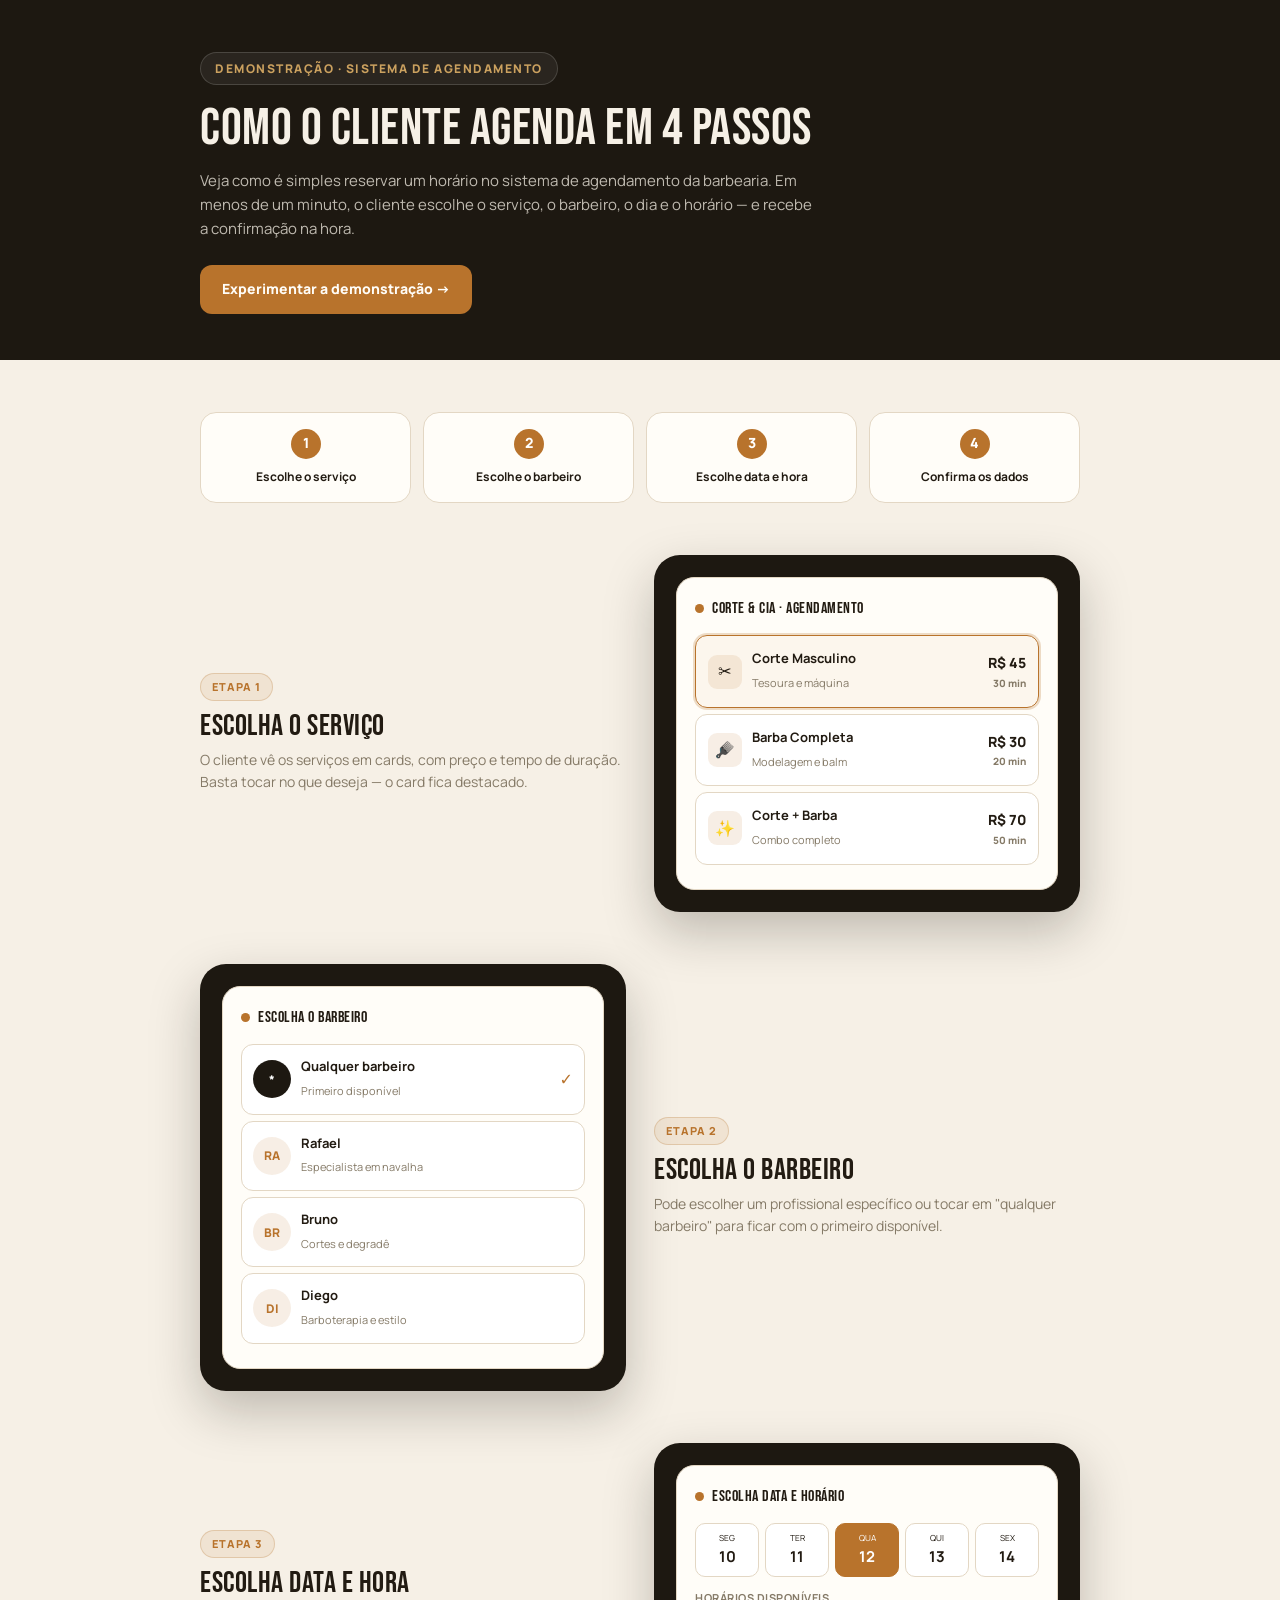
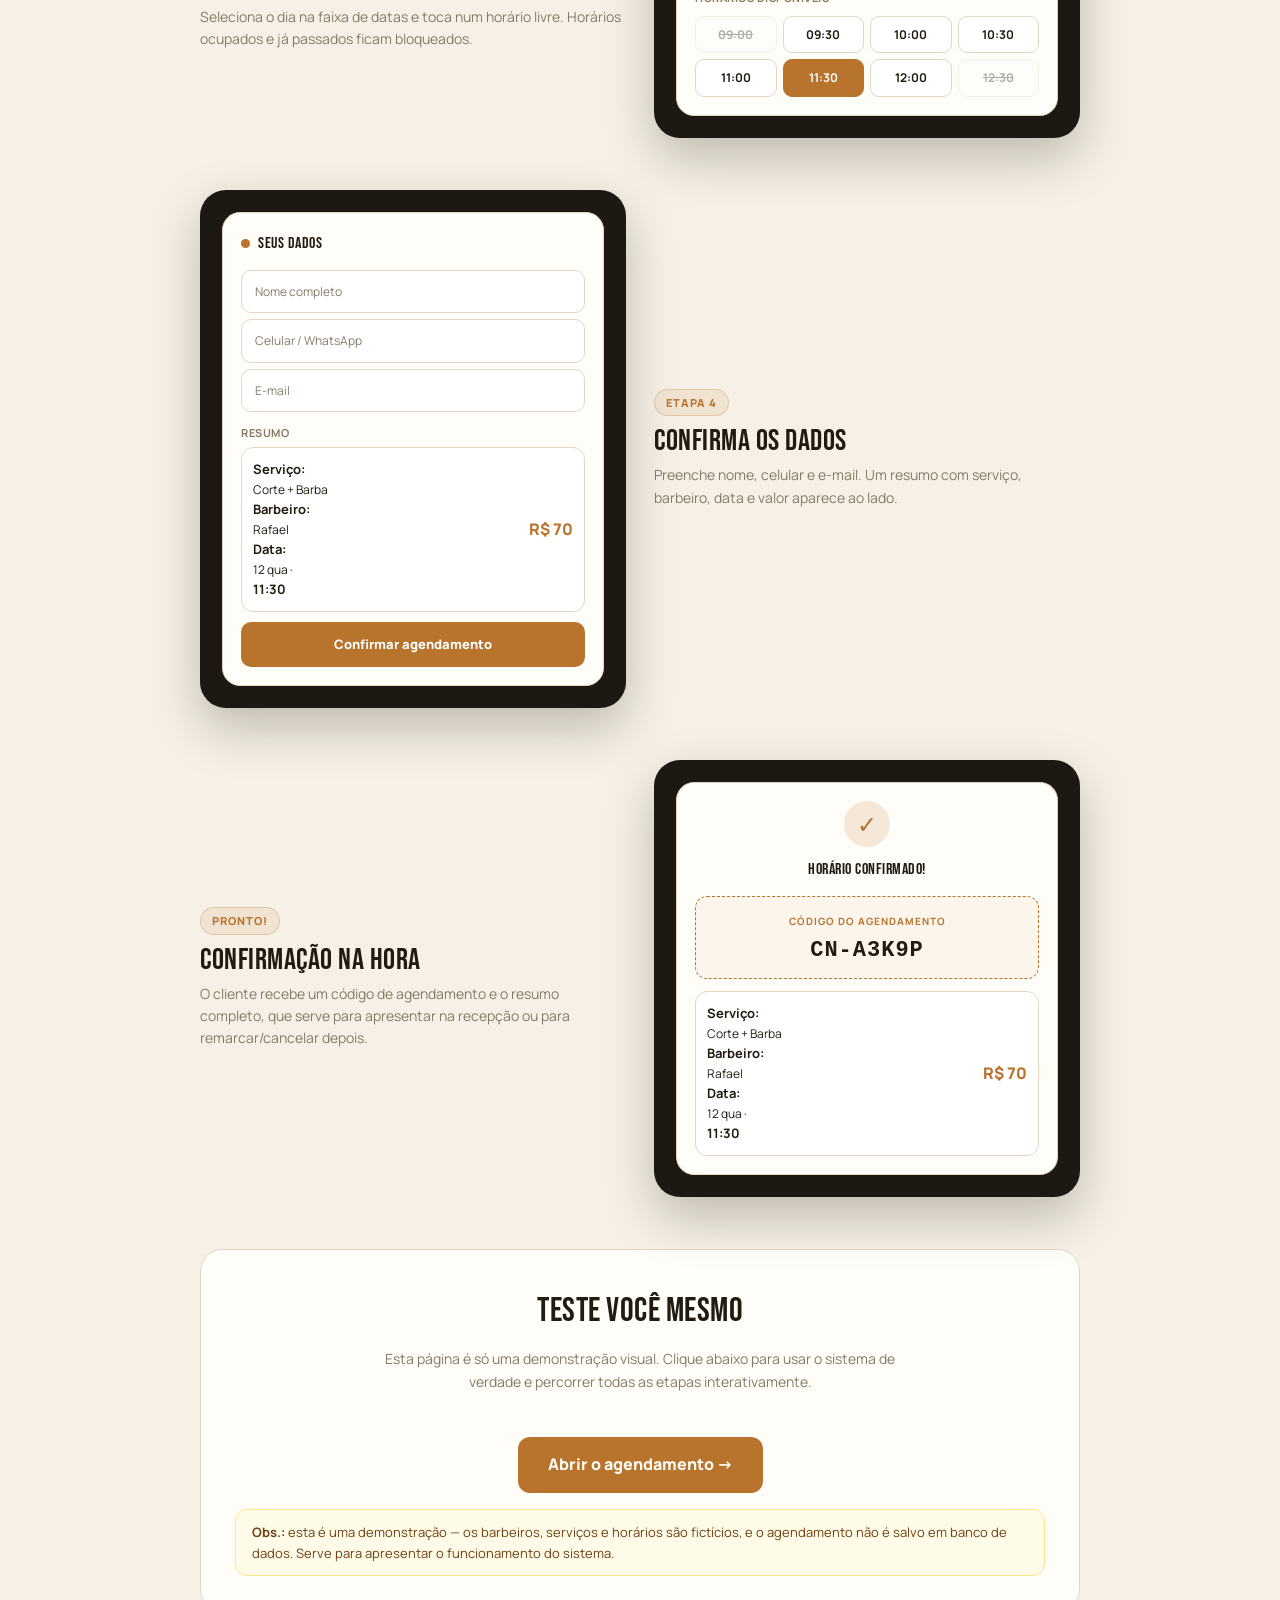
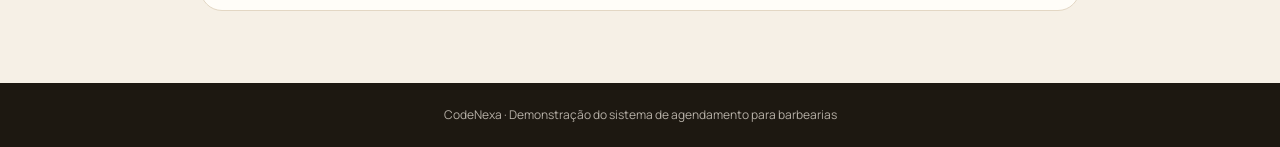
<file: tutoriais/tutorial-cliente.html>
<!DOCTYPE html>
<html lang="pt-BR">
<head>
  <meta charset="UTF-8">
  <meta name="viewport" content="width=device-width, initial-scale=1.0">
  <title>Como funciona o agendamento — Demonstração</title>
  <link rel="preconnect" href="https://fonts.googleapis.com">
  <link rel="preconnect" href="https://fonts.gstatic.com" crossorigin>
  <link href="https://fonts.googleapis.com/css2?family=Bebas+Neue&family=Manrope:wght@400;500;600;700;800&display=swap" rel="stylesheet">
  <style>
    *{box-sizing:border-box;margin:0;padding:0}
    :root{
      --background:#f6f0e6;--foreground:#221b12;--card:#fffdf8;
      --primary:#b8732c;--primary-foreground:#fffdf8;
      --muted:#efe7d7;--muted-foreground:#857a67;
      --accent:#1d1811;--accent-foreground:#f6f0e6;
      --border:#e3d7c4;--ring:#d9a44f;
      --font-body:"Manrope",system-ui,sans-serif;
      --font-display:"Bebas Neue","Manrope",system-ui,sans-serif;
      --max:880px;
    }
    body{font-family:var(--font-body);color:var(--foreground);background:var(--background);line-height:1.6;-webkit-font-smoothing:antialiased}
    .container{width:min(var(--max),calc(100% - 40px));margin:auto}
    a{text-decoration:none}
    /* Header */
    header{background:var(--accent);color:var(--accent-foreground);padding:52px 0 46px;position:relative;overflow:hidden}
    .kicker{display:inline-flex;align-items:center;gap:8px;font-size:12px;font-weight:800;letter-spacing:1.5px;text-transform:uppercase;color:#cba15f;background:rgba(255,255,255,.06);border:1px solid rgba(255,255,255,.15);border-radius:999px;padding:6px 14px}
    header h1{font-family:var(--font-display);font-size:clamp(34px,6vw,52px);font-weight:400;letter-spacing:.5px;line-height:1;margin:18px 0 14px}
    header p{max-width:620px;color:rgba(246,240,230,.75);font-size:15px}
    .cta{display:inline-flex;align-items:center;gap:10px;background:var(--primary);color:var(--primary-foreground);font-weight:800;font-size:14px;border-radius:12px;padding:13px 22px;margin-top:24px;transition:transform .15s, box-shadow .15s}
    .cta:hover{transform:translateY(-2px);box-shadow:0 8px 22px rgba(184,115,44,.35)}
    main{padding:52px 0 72px}
    /* Overview chips */
    .overview{display:grid;grid-template-columns:repeat(2,1fr);gap:12px;margin-bottom:48px}
    @media(min-width:720px){.overview{grid-template-columns:repeat(4,1fr)}}
    .ov{background:var(--card);border:1px solid var(--border);border-radius:16px;padding:16px;text-align:center}
    .ov .n{display:inline-grid;place-items:center;width:30px;height:30px;border-radius:50%;background:var(--primary);color:#fff;font-weight:800;font-size:14px}
    .ov p{font-size:12px;font-weight:700;margin-top:8px}
    /* Steps */
    .step{display:grid;gap:28px;margin:52px 0;align-items:center}
    @media(min-width:900px){.step{grid-template-columns:1fr 1fr}.step.rev{grid-template-columns:1fr 1fr}.step.rev .num-block{order:2}}
    .num-block{display:flex;align-items:center;gap:16px}
    .num{font-family:var(--font-display);font-size:64px;line-height:1;color:var(--primary);opacity:.85}
    .num-block h2{font-family:var(--font-display);font-size:30px;font-weight:400;letter-spacing:.5px;line-height:1}
    .num-block p{font-size:14px;color:var(--muted-foreground);margin-top:8px}
    .chip{display:inline-block;font-size:11px;font-weight:800;text-transform:uppercase;letter-spacing:1px;color:var(--primary);background:rgba(184,115,44,.1);border:1px solid rgba(184,115,44,.25);border-radius:999px;padding:4px 11px;margin-bottom:10px}
    /* Mockup phone-like card */
    .mock{background:var(--accent);border-radius:26px;padding:22px;box-shadow:0 20px 50px rgba(29,24,17,.25)}
    .mock .screen{background:var(--card);border-radius:18px;padding:18px;border:1px solid var(--border)}
    .mock-head{display:flex;align-items:center;gap:8px;font-family:var(--font-display);letter-spacing:.5px;font-size:16px;color:var(--foreground);margin-bottom:14px}
    .mock-head .dot{width:9px;height:9px;border-radius:50%;background:var(--primary)}
    .label{font-size:11px;font-weight:700;color:var(--muted-foreground);margin:12px 0 6px;text-transform:uppercase;letter-spacing:.5px}
    /* service mock */
    .mservice{border:1px solid var(--border);background:#fff;border-radius:12px;padding:12px;display:flex;align-items:center;justify-content:space-between;margin:6px 0}
    .mservice.on{border-color:var(--primary);box-shadow:0 0 0 2px rgba(184,115,44,.25);background:rgba(184,115,44,.05)}
    .mservice .ic{width:34px;height:34px;border-radius:9px;background:rgba(184,115,44,.12);display:grid;place-items:center;font-size:16px;margin-right:10px}
    .mservice b{font-size:13px;display:block}
    .mservice small{font-size:11px;color:var(--muted-foreground)}
    .mservice .pr{text-align:right;font-weight:800;font-size:14px}
    .mservice .du{font-size:10px;color:var(--muted-foreground)}
    /* barber mock */
    .mbarber{display:flex;align-items:center;gap:10px;border:1px solid var(--border);background:#fff;border-radius:12px;padding:11px;margin:6px 0}
    .mbarber.on{border-color:var(--primary);box-shadow:0 0 0 2px rgba(184,115,44,.25);background:rgba(184,115,44,.05)}
    .mbarber .av{width:38px;height:38px;border-radius:50%;background:rgba(184,115,44,.12);color:var(--primary);display:grid;place-items:center;font-weight:800;font-size:12px}
    .mbarber .av.any{background:var(--accent);color:#fff}
    .mbarber b{font-size:13px;display:block}
    .mbarber small{font-size:11px;color:var(--muted-foreground)}
    .mbarber .chk{margin-left:auto;color:var(--primary);font-weight:800}
    /* calendar mock */
    .mdays{display:flex;gap:6px;overflow:hidden}
    .mday{min-width:44px;flex:1;display:flex;flex-direction:column;align-items:center;border:1px solid var(--border);background:#fff;border-radius:10px;padding:7px 2px;font-size:10px}
    .mday.on{background:var(--primary);border-color:var(--primary);color:#fff}
    .mday b{font-size:15px}
    .mtimes{display:grid;grid-template-columns:repeat(4,1fr);gap:6px;margin-top:10px}
    .mslot{border:1px solid var(--border);background:#fff;border-radius:9px;padding:8px 2px;text-align:center;font-size:12px;font-weight:700}
    .mslot.on{background:var(--primary);border-color:var(--primary);color:#fff}
    .mslot.off{opacity:.35;text-decoration:line-through}
    /* form mock */
    .mfield{border:1px solid var(--border);background:#fff;border-radius:10px;padding:11px 13px;font-size:12px;color:var(--muted-foreground);margin:6px 0}
    .mbtn{background:var(--primary);color:#fff;border-radius:10px;padding:12px;text-align:center;font-weight:800;font-size:13px;margin-top:10px}
    /* confirm mock */
    .mcheck{width:46px;height:46px;border-radius:50%;background:rgba(184,115,44,.15);color:var(--primary);display:grid;place-items:center;font-size:24px;margin:0 auto 10px}
    .mcode{border:1px dashed var(--primary);background:rgba(184,115,44,.06);border-radius:12px;padding:10px;text-align:center}
    .mcode small{font-size:10px;letter-spacing:1px;text-transform:uppercase;color:var(--primary);font-weight:700}
    .mcode b{font-family:monospace;font-size:22px;letter-spacing:1px}
    /* try demo callout */
    .demo-cta{background:var(--card);border:1px solid var(--border);border-radius:22px;padding:34px;text-align:center;margin-top:16px}
    .demo-cta h2{font-family:var(--font-display);font-size:34px;font-weight:400;letter-spacing:.5px}
    .demo-cta p{color:var(--muted-foreground);font-size:14px;margin:10px auto 20px;max-width:520px}
    .cta.large{font-size:16px;padding:15px 30px}
    .note{background:#fefce8;border:1px solid #fde68a;border-radius:12px;padding:12px 16px;font-size:13px;color:#713f12;margin-top:16px;text-align:left}
    footer{background:var(--accent);color:rgba(246,240,230,.7);padding:22px 0;font-size:12px;text-align:center}
  </style>
</head>
<body>

  <header>
    <div class="container">
      <span class="kicker">Demonstração · Sistema de Agendamento</span>
      <h1>Como o cliente agenda em 4 passos</h1>
      <p>Veja como é simples reservar um horário no sistema de agendamento da barbearia. Em menos de um minuto, o cliente escolhe o serviço, o barbeiro, o dia e o horário — e recebe a confirmação na hora.</p>
      <a class="cta" href="agendamento.html">Experimentar a demonstração →</a>
    </div>
  </header>

  <main class="container">

    <div class="overview">
      <div class="ov"><span class="n">1</span><p>Escolhe o serviço</p></div>
      <div class="ov"><span class="n">2</span><p>Escolhe o barbeiro</p></div>
      <div class="ov"><span class="n">3</span><p>Escolhe data e hora</p></div>
      <div class="ov"><span class="n">4</span><p>Confirma os dados</p></div>
    </div>

    <!-- Step 1 -->
    <section class="step">
      <div class="num-block">
        <div>
          <span class="chip">Etapa 1</span>
          <h2>Escolha o serviço</h2>
          <p>O cliente vê os serviços em cards, com preço e tempo de duração. Basta tocar no que deseja — o card fica destacado.</p>
        </div>
      </div>
      <div class="mock">
        <div class="screen">
          <div class="mock-head"><span class="dot"></span>Corte &amp; Cia · Agendamento</div>
          <div class="mservice on"><span style="display:flex;align-items:center"><span class="ic">✂</span><span><b>Corte Masculino</b><small>Tesoura e máquina</small></span></span><span class="pr">R$ 45<span class="du" style="display:block">30 min</span></span></div>
          <div class="mservice"><span style="display:flex;align-items:center"><span class="ic">🪮</span><span><b>Barba Completa</b><small>Modelagem e balm</small></span></span><span class="pr">R$ 30<span class="du" style="display:block">20 min</span></span></div>
          <div class="mservice"><span style="display:flex;align-items:center"><span class="ic">✨</span><span><b>Corte + Barba</b><small>Combo completo</small></span></span><span class="pr">R$ 70<span class="du" style="display:block">50 min</span></span></div>
        </div>
      </div>
    </section>

    <!-- Step 2 -->
    <section class="step rev">
      <div class="num-block">
        <div>
          <span class="chip">Etapa 2</span>
          <h2>Escolha o barbeiro</h2>
          <p>Pode escolher um profissional específico ou tocar em "qualquer barbeiro" para ficar com o primeiro disponível.</p>
        </div>
      </div>
      <div class="mock">
        <div class="screen">
          <div class="mock-head"><span class="dot"></span>Escolha o barbeiro</div>
          <div class="mbarber any"><span class="av any">*</span><span><b>Qualquer barbeiro</b><small>Primeiro disponível</small></span><span class="chk">✓</span></div>
          <div class="mbarber"><span class="av">RA</span><span><b>Rafael</b><small>Especialista em navalha</small></span></div>
          <div class="mbarber"><span class="av">BR</span><span><b>Bruno</b><small>Cortes e degradê</small></span></div>
          <div class="mbarber"><span class="av">DI</span><span><b>Diego</b><small>Barboterapia e estilo</small></span></div>
        </div>
      </div>
    </section>

    <!-- Step 3 -->
    <section class="step">
      <div class="num-block">
        <div>
          <span class="chip">Etapa 3</span>
          <h2>Escolha data e hora</h2>
          <p>Seleciona o dia na faixa de datas e toca num horário livre. Horários ocupados e já passados ficam bloqueados.</p>
        </div>
      </div>
      <div class="mock">
        <div class="screen">
          <div class="mock-head"><span class="dot"></span>Escolha data e horário</div>
          <div class="mdays">
            <div class="mday"><small>SEG</small><b>10</b></div>
            <div class="mday"><small>TER</small><b>11</b></div>
            <div class="mday on"><small>QUA</small><b>12</b></div>
            <div class="mday"><small>QUI</small><b>13</b></div>
            <div class="mday"><small>SEX</small><b>14</b></div>
          </div>
          <div class="label">Horários disponíveis</div>
          <div class="mtimes">
            <div class="mslot off">09:00</div>
            <div class="mslot">09:30</div>
            <div class="mslot">10:00</div>
            <div class="mslot">10:30</div>
            <div class="mslot">11:00</div>
            <div class="mslot on">11:30</div>
            <div class="mslot">12:00</div>
            <div class="mslot off">12:30</div>
          </div>
        </div>
      </div>
    </section>

    <!-- Step 4 -->
    <section class="step rev">
      <div class="num-block">
        <div>
          <span class="chip">Etapa 4</span>
          <h2>Confirma os dados</h2>
          <p>Preenche nome, celular e e-mail. Um resumo com serviço, barbeiro, data e valor aparece ao lado.</p>
        </div>
      </div>
      <div class="mock">
        <div class="screen">
          <div class="mock-head"><span class="dot"></span>Seus dados</div>
          <div class="mfield">Nome completo</div>
          <div class="mfield">Celular / WhatsApp</div>
          <div class="mfield">E-mail</div>
          <div class="label">Resumo</div>
          <div class="mbarber" style="margin:6px 0;border-color:var(--border)"><span style="flex:1"><span style="display:block;font-size:12px"><b>Serviço:</b> Corte + Barba</span><span style="display:block;font-size:12px"><b>Barbeiro:</b> Rafael</span><span style="display:block;font-size:12px"><b>Data:</b> 12 qua · <b>11:30</b></span></span><span style="font-weight:800;color:var(--primary)">R$ 70</span></div>
          <div class="mbtn">Confirmar agendamento</div>
        </div>
      </div>
    </section>

    <!-- Confirmation -->
    <section class="step">
      <div class="num-block">
        <div>
          <span class="chip">Pronto!</span>
          <h2>Confirmação na hora</h2>
          <p>O cliente recebe um código de agendamento e o resumo completo, que serve para apresentar na recepção ou para remarcar/cancelar depois.</p>
        </div>
      </div>
      <div class="mock">
        <div class="screen" style="text-align:center">
          <div class="mcheck">✓</div>
          <div class="mock-head" style="justify-content:center;border:0">Horário confirmado!</div>
          <div class="mcode"><small>Código do agendamento</small><br><b>CN-A3K9P</b></div>
          <div class="mbarber" style="margin:12px 0 0;border-color:var(--border);text-align:left"><span style="flex:1"><span style="display:block;font-size:12px"><b>Serviço:</b> Corte + Barba</span><span style="display:block;font-size:12px"><b>Barbeiro:</b> Rafael</span><span style="display:block;font-size:12px"><b>Data:</b> 12 qua · <b>11:30</b></span></span><span style="font-weight:800;color:var(--primary)">R$ 70</span></div>
        </div>
      </div>
    </section>

    <div class="demo-cta">
      <h2>Teste você mesmo</h2>
      <p>Esta página é só uma demonstração visual. Clique abaixo para usar o sistema de verdade e percorrer todas as etapas interativamente.</p>
      <a class="cta large" href="agendamento.html">Abrir o agendamento →</a>
      <div class="note">
        <strong>Obs.:</strong> esta é uma demonstração — os barbeiros, serviços e horários são fictícios, e o agendamento não é salvo em banco de dados. Serve para apresentar o funcionamento do sistema.
      </div>
    </div>

  </main>

  <footer>CodeNexa · Demonstração do sistema de agendamento para barbearias</footer>
</body>
</html>
</file>
<file: style.css>
*{box-sizing:border-box;margin:0;padding:0}
:root{--bg:#f7f8fc;--surface:#fff;--text:#101828;--muted:#667085;--line:#e4e7ec;--primary:#635bff;--primary2:#7c3aed;--dark:#101828;--max:1160px}
html{scroll-behavior:smooth}
body{font-family:Inter,system-ui,sans-serif;color:var(--text);background:var(--bg);line-height:1.6}
a{text-decoration:none;color:inherit}
.container{width:min(var(--max),calc(100% - 40px));margin:auto}
.header{height:76px;background:rgba(255,255,255,.86);backdrop-filter:blur(14px);border-bottom:1px solid var(--line);position:sticky;top:0;z-index:20}
.nav{height:100%;display:flex;align-items:center;justify-content:space-between}
.logo{font-size:20px;font-weight:800;letter-spacing:-.6px;display:flex;align-items:center;gap:9px}
.logo-mark{color:var(--primary);font-family:monospace;font-size:22px}
nav{display:flex;align-items:center;gap:30px;font-size:14px;font-weight:600;color:#475467}
nav a:hover{color:var(--primary)}
.nav-cta{background:var(--dark);color:#fff!important;padding:11px 17px;border-radius:9px}
.menu-btn{display:none;border:0;background:none;font-size:24px}
.hero{position:relative;overflow:hidden;background:#fff;padding:110px 0 95px}
.hero-grid{position:absolute;inset:0;background-image:linear-gradient(rgba(99,91,255,.06) 1px,transparent 1px),linear-gradient(90deg,rgba(99,91,255,.06) 1px,transparent 1px);background-size:55px 55px;mask-image:linear-gradient(to bottom,black,transparent 75%);opacity:.65}
.hero:after{content:"";position:absolute;width:500px;height:500px;background:#8b5cf6;filter:blur(120px);opacity:.10;border-radius:50%;right:-180px;top:-180px}
.hero-content{position:relative;z-index:1;max-width:900px}
.badge{display:inline-flex;gap:8px;align-items:center;border:1px solid #d9d6fe;background:#f5f3ff;color:#5749d8;border-radius:999px;padding:7px 13px;font-size:12px;font-weight:700;margin-bottom:24px}
.hero h1{font-size:clamp(44px,6vw,76px);line-height:1.03;letter-spacing:-4px;max-width:900px}
.hero h1 span{background:linear-gradient(100deg,var(--primary),var(--primary2));-webkit-background-clip:text;background-clip:text;color:transparent}
.hero-text{font-size:18px;color:var(--muted);max-width:650px;margin:25px 0 32px}
.hero-actions{display:flex;gap:12px;flex-wrap:wrap}
.btn{display:inline-flex;justify-content:center;align-items:center;gap:14px;padding:14px 20px;border-radius:10px;font-weight:700;font-size:14px;border:1px solid transparent;cursor:pointer}
.btn-primary{background:var(--primary);color:white;box-shadow:0 8px 22px rgba(99,91,255,.22)}
.btn-primary:hover{transform:translateY(-1px);background:#554df0}
.btn-secondary{border-color:var(--line);background:white}
.trust{display:flex;gap:40px;margin-top:55px;padding-top:25px;border-top:1px solid var(--line);max-width:760px}
.trust div{display:flex;flex-direction:column}.trust strong{font-size:17px}.trust span{font-size:11px;color:var(--muted)}
.section{padding:100px 0}
.section-heading{max-width:700px;margin-bottom:50px}.eyebrow{font-size:11px;font-weight:800;letter-spacing:1.5px;color:var(--primary)}
.section-heading h2,.about h2{font-size:clamp(32px,4vw,46px);line-height:1.12;letter-spacing:-2px;margin:12px 0 15px}.section-heading p,.about p{color:var(--muted)}
.cards{display:grid;grid-template-columns:repeat(4,1fr);gap:18px}
.card{background:var(--surface);border:1px solid var(--line);border-radius:16px;padding:28px;min-height:400px;display:flex;flex-direction:column;transition:.2s}
.card:hover{transform:translateY(-5px);box-shadow:0 16px 35px rgba(16,24,40,.08)}
.card.featured{border-color:#c7c4ff;box-shadow:0 8px 30px rgba(99,91,255,.07)}
.card-icon{width:42px;height:42px;border-radius:10px;background:#f2f0ff;color:var(--primary);display:grid;place-items:center;font-weight:800;font-size:20px;margin-bottom:22px}
.card-tag{font-size:11px;color:var(--primary);font-weight:800;text-transform:uppercase;letter-spacing:1px}
.card h3{font-size:20px;margin:7px 0 10px;letter-spacing:-.5px}.card p{font-size:13px;color:var(--muted);margin-bottom:18px}
.card ul{list-style:none;font-size:12px;color:#475467;margin-bottom:20px}.card li{margin:8px 0}.card li:before{content:"✓";color:#635bff;font-weight:800;margin-right:8px}
.card a{margin-top:auto;color:var(--primary);font-size:12px;font-weight:800}.custom{background:#fbfaff}
.dark{background:var(--dark);color:#fff}.light p{color:#98a2b3}.light h2{color:#fff}
.steps{display:grid;grid-template-columns:repeat(4,1fr);gap:1px;background:#344054;border:1px solid #344054}
.step{background:var(--dark);padding:32px}.step span{font:700 12px monospace;color:#a7a2ff}.step h3{margin:18px 0 8px;font-size:19px}.step p{color:#98a2b3;font-size:13px}
.about{background:#fff}.about-grid{display:grid;grid-template-columns:1fr 1fr;gap:90px;align-items:start}
.benefits{display:grid;grid-template-columns:1fr 1fr;gap:32px}.benefits b{color:var(--primary);font-size:11px}.benefits h3{font-size:16px;margin:7px 0}.benefits p{font-size:12px}
.contact{padding:90px 0;background:linear-gradient(135deg,#f0efff,#fff)}
.contact-box{background:#fff;border:1px solid #dedcff;border-radius:22px;padding:55px;display:grid;grid-template-columns:1fr 1fr;gap:70px;box-shadow:0 20px 60px rgba(99,91,255,.09)}
.contact-box h2{font-size:clamp(30px,4vw,44px);line-height:1.1;letter-spacing:-1.8px;margin:12px 0 15px}.contact-box p{color:var(--muted)}
form{display:grid;gap:12px}input,textarea{width:100%;border:1px solid var(--line);border-radius:9px;padding:13px 14px;font:inherit;font-size:13px;outline:none;background:#fff}input:focus,textarea:focus{border-color:#aaa5ff;box-shadow:0 0 0 3px #eeecff}textarea{resize:vertical}form .btn{border:0}.form-feedback{font-size:12px;color:var(--primary)}
footer{background:#fff;border-top:1px solid var(--line);padding:38px 0}.footer{display:flex;align-items:center;gap:30px}.footer p{font-size:11px;color:var(--muted)}.footer-links{display:flex;gap:20px;margin-left:auto;font-size:11px;color:#667085}.copyright{margin-left:15px}
@media(max-width:900px){.cards{grid-template-columns:1fr 1fr}.steps{grid-template-columns:1fr 1fr}.about-grid,.contact-box{grid-template-columns:1fr;gap:40px}.contact-box{padding:35px}.footer{flex-wrap:wrap}.copyright{margin-left:0;width:100%}}
@media(max-width:650px){.container{width:min(var(--max),calc(100% - 28px))}.header{height:68px}nav{display:none}.menu-btn{display:block}.hero{padding:75px 0 65px}.hero h1{font-size:45px;letter-spacing:-2.5px}.hero-text{font-size:16px}.trust{gap:20px}.section{padding:70px 0}.cards,.steps,.benefits{grid-template-columns:1fr}.card{min-height:auto}.contact{padding:60px 0}.footer-links{display:none}}


/* Estilos para a seção Sobre / Perfil */
.about-grid {
  grid-template-columns: 1.2fr 1fr;
}

.about-profile {
  display: flex;
  flex-direction: column;
  gap: 24px;
}

.profile-image-wrapper {
  width: 140px;
  height: 140px;
  border-radius: 50%;
  overflow: hidden;
  border: 4px solid #fff;
  box-shadow: 0 10px 25px rgba(99, 91, 255, 0.15);
}

.profile-img {
  width: 100%;
  height: 100%;
  object-fit: cover;
}

.tech-stack {
  margin-top: 24px;
  display: flex;
  flex-direction: column;
  gap: 12px;
}

.tech-stack h3 {
  font-size: 13px;
  font-weight: 700;
  color: var(--dark);
  text-transform: uppercase;
  letter-spacing: 0.5px;
}

.tags {
  display: flex;
  flex-wrap: wrap;
  gap: 8px;
}

.tags span {
  background: #f2f0ff;
  color: var(--primary);
  font-size: 12px;
  font-weight: 600;
  padding: 6px 12px;
  border-radius: 6px;
  border: 1px solid #e0dbff;
}

@media (max-width: 900px) {
  .about-grid {
    grid-template-columns: 1fr;
  }
}
</file>
